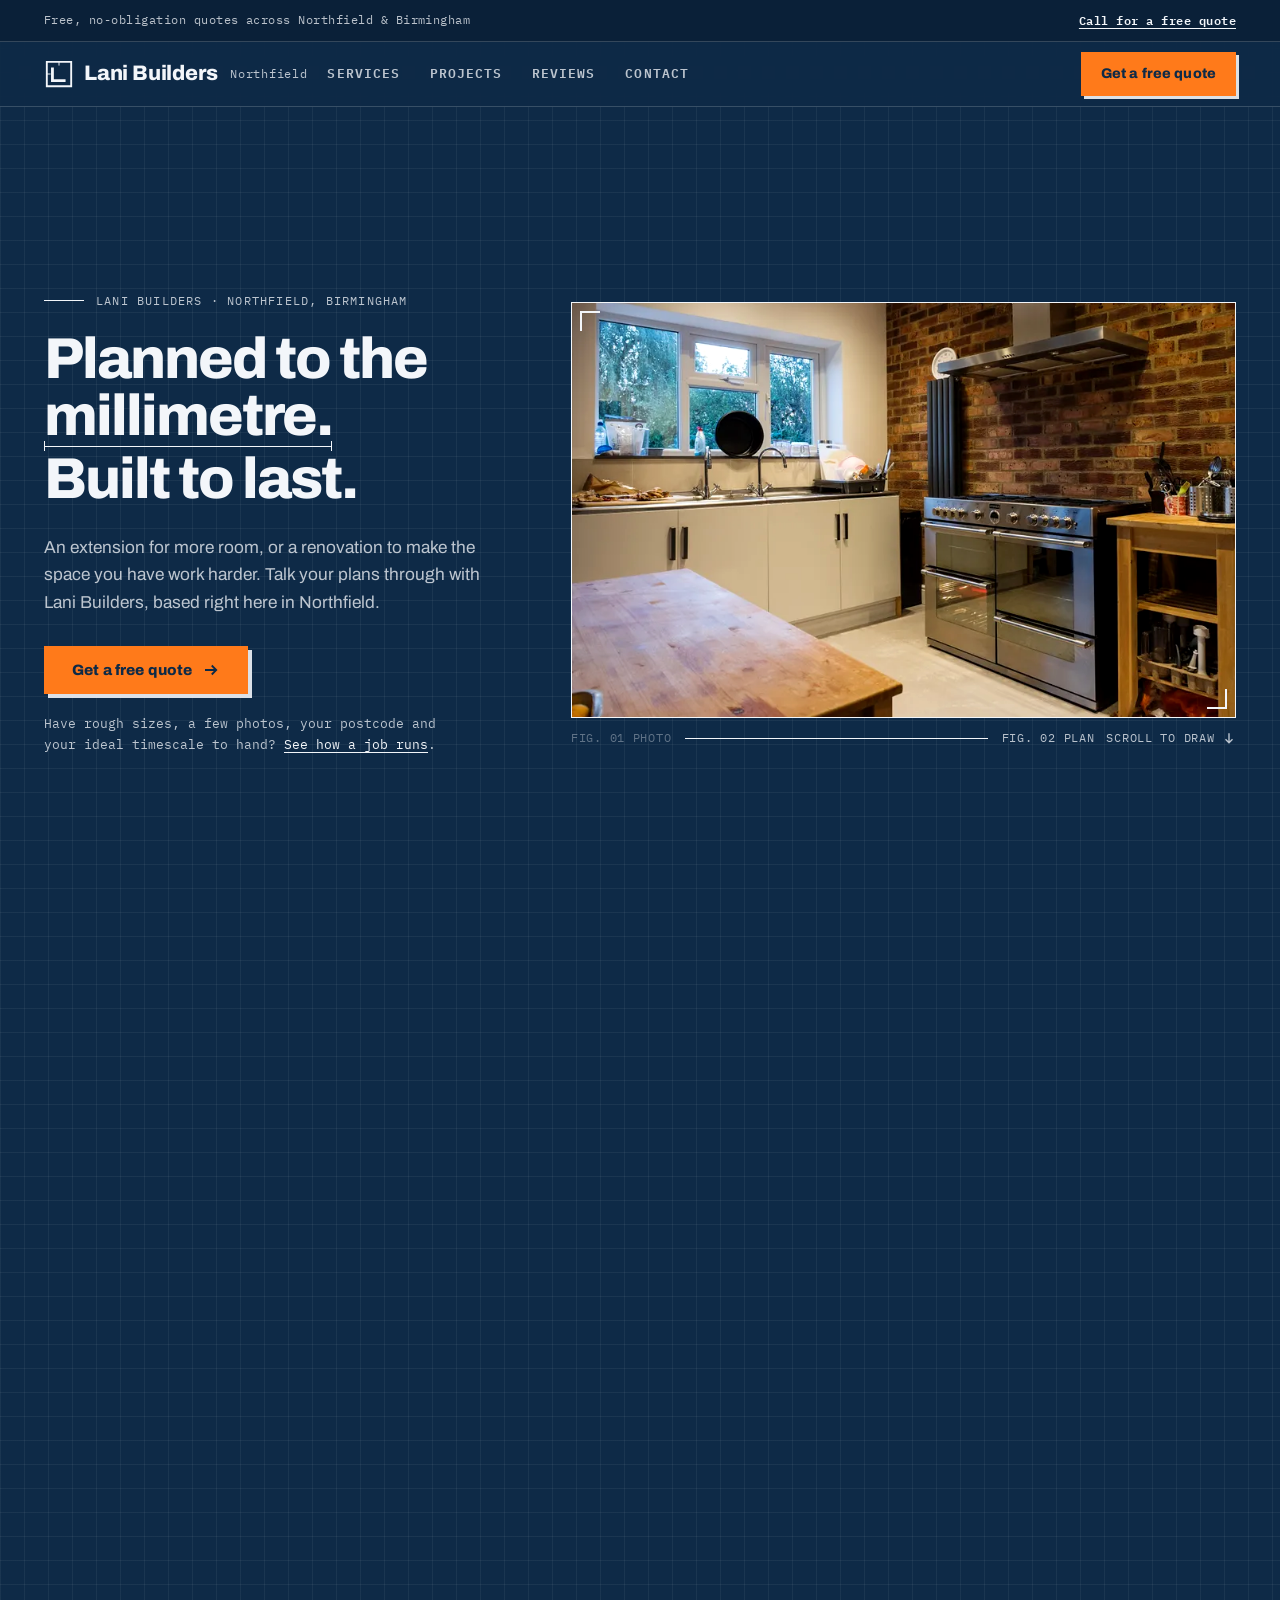
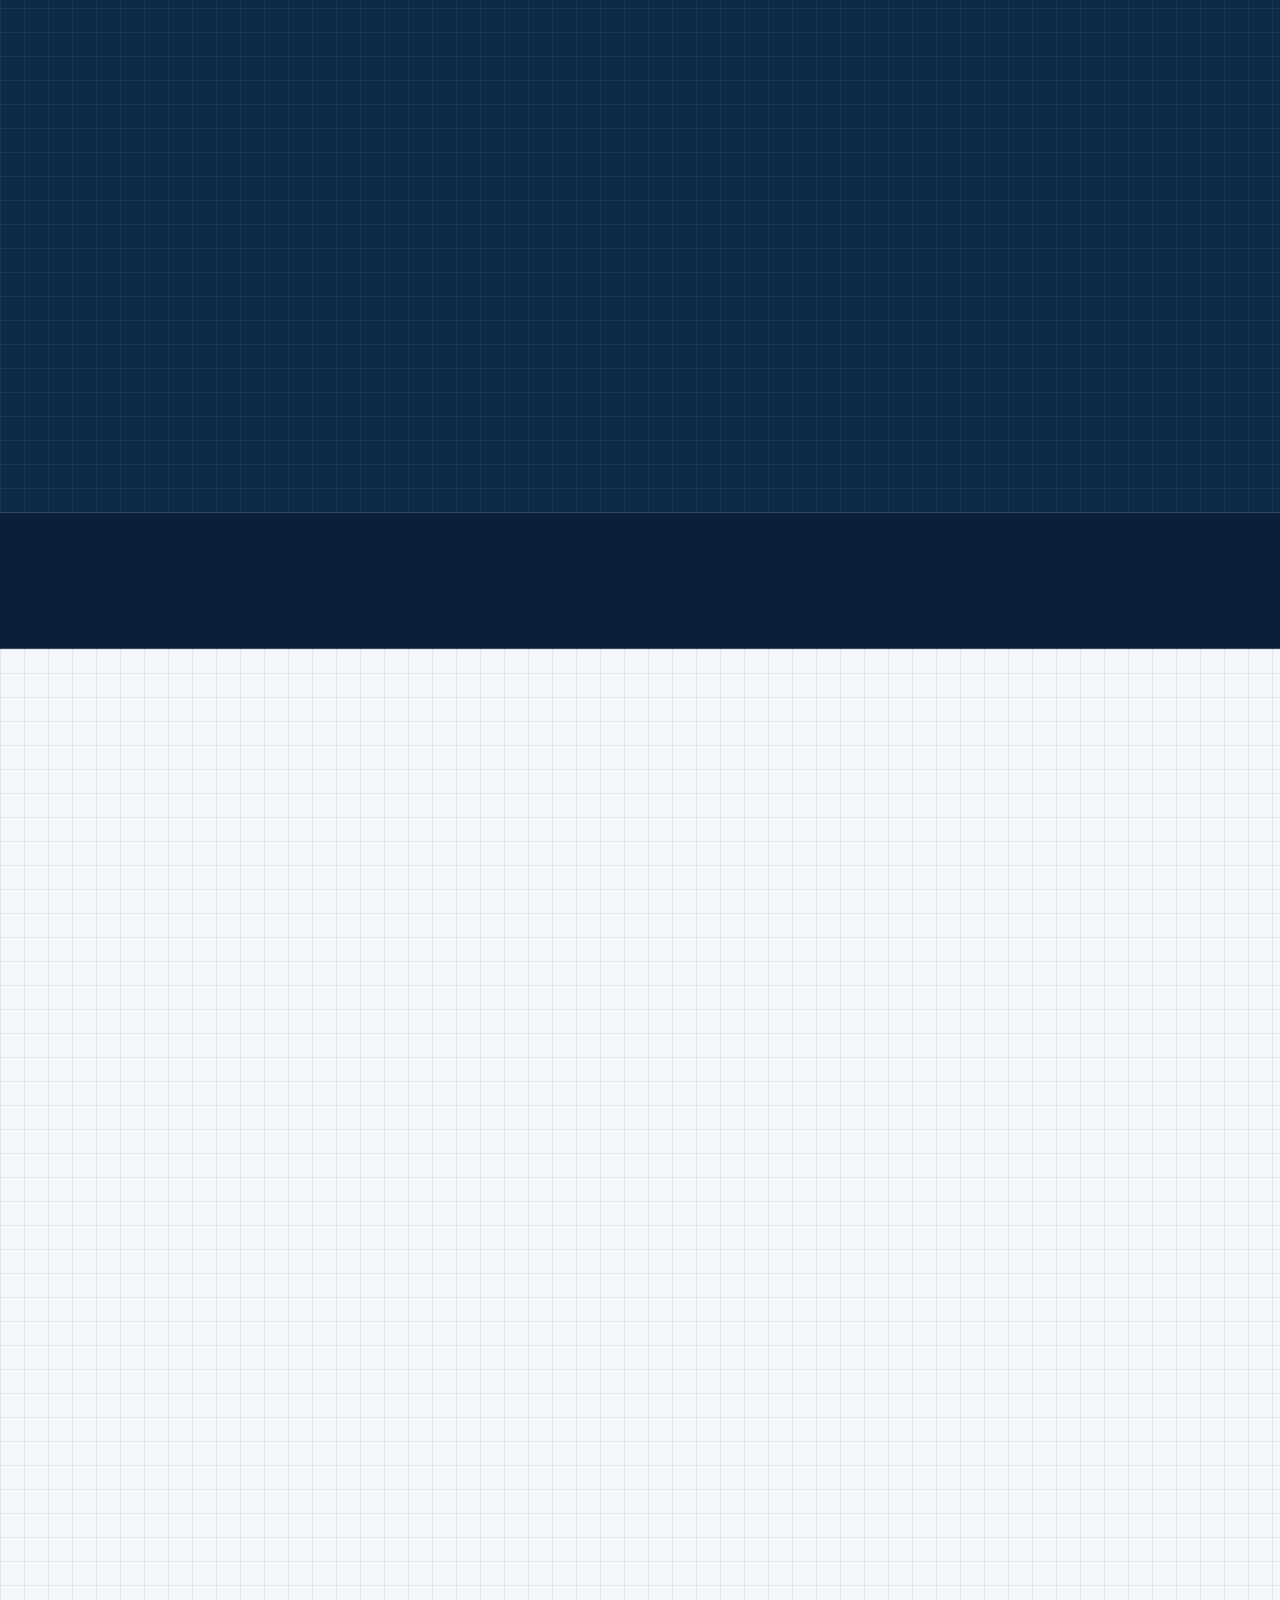
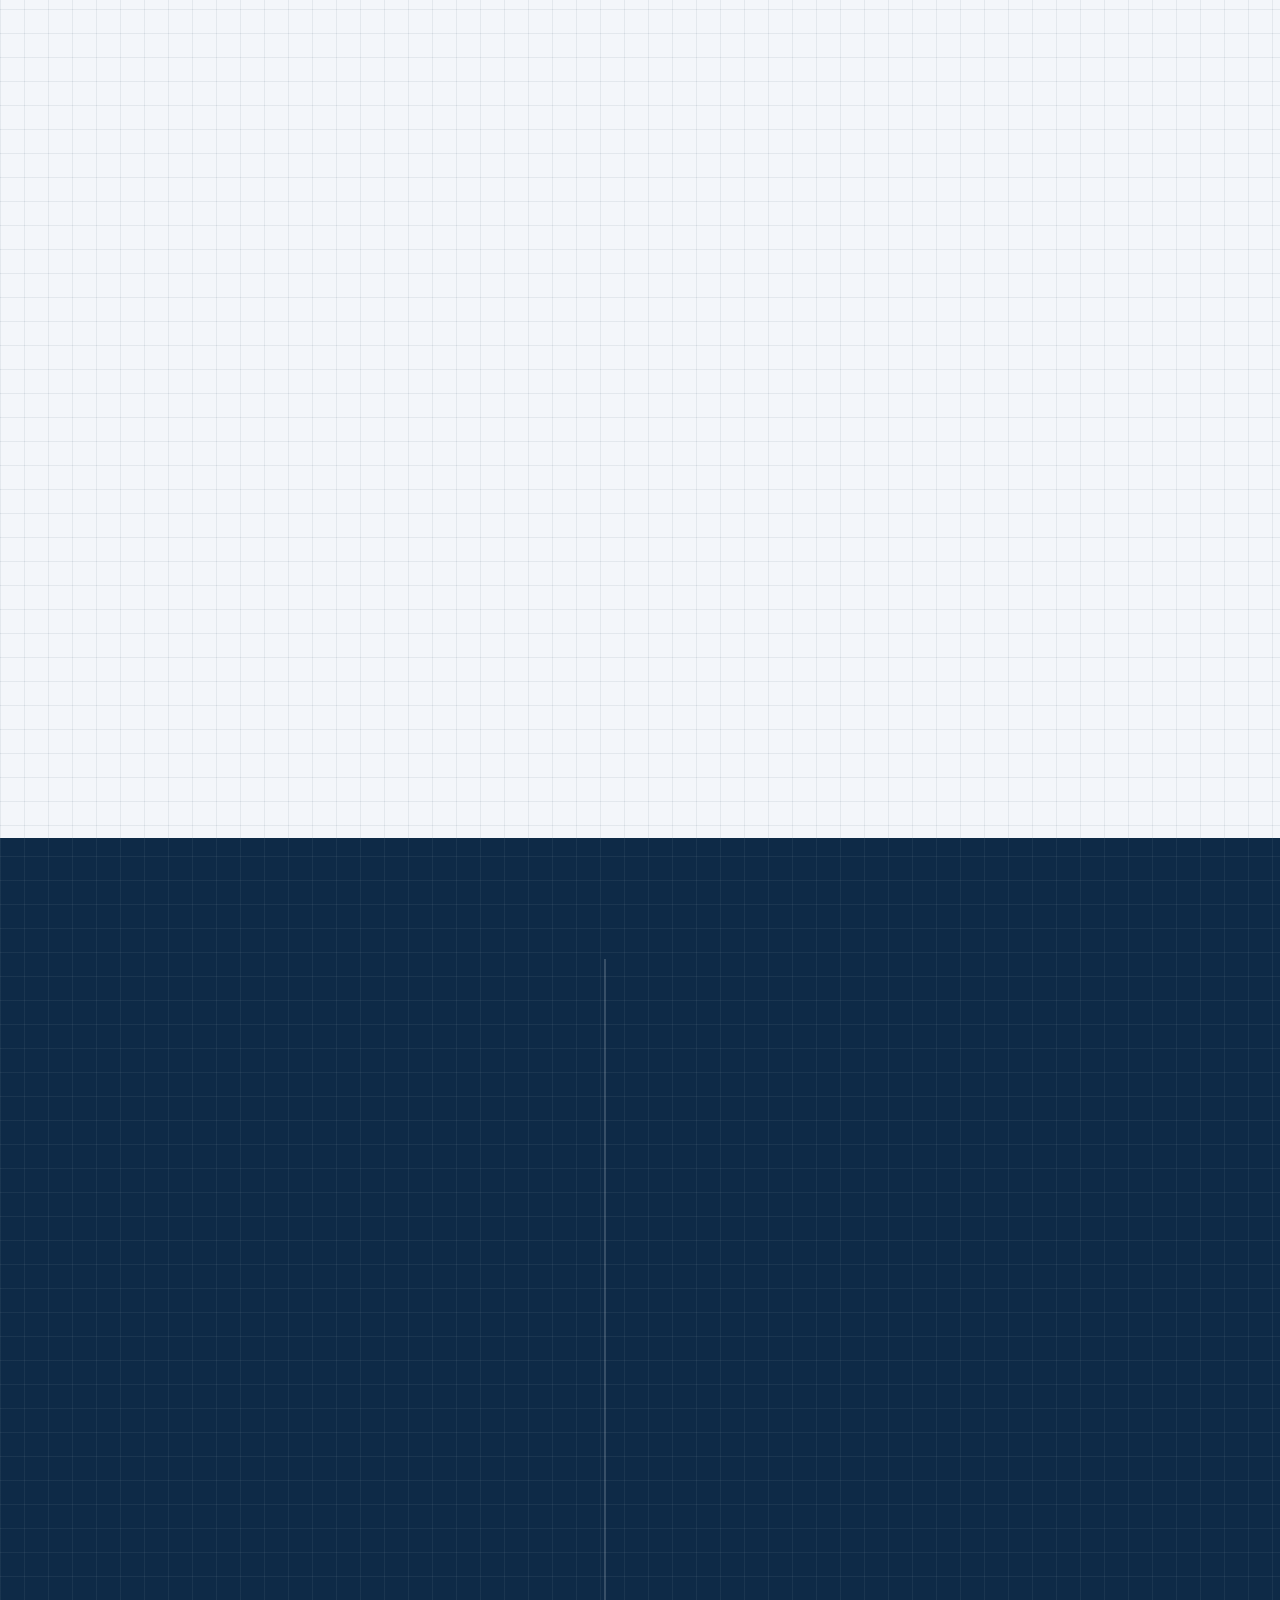
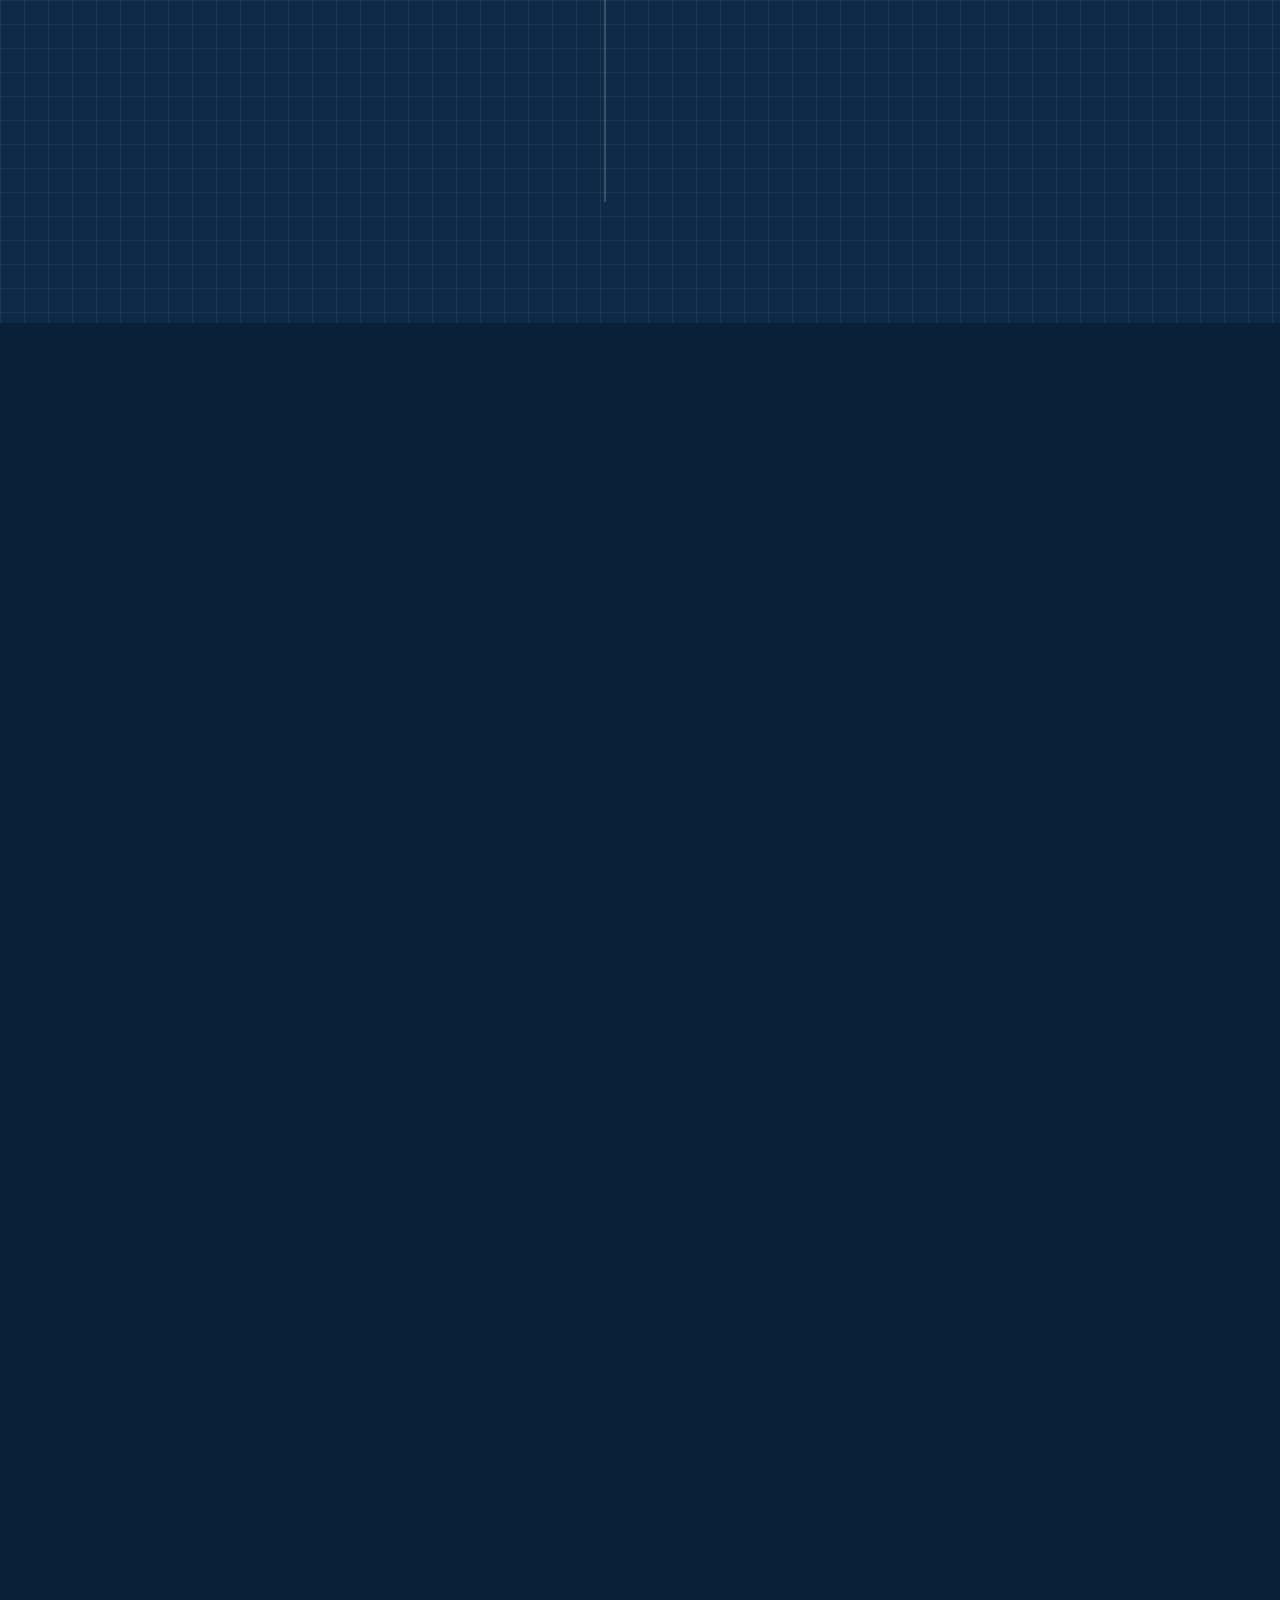
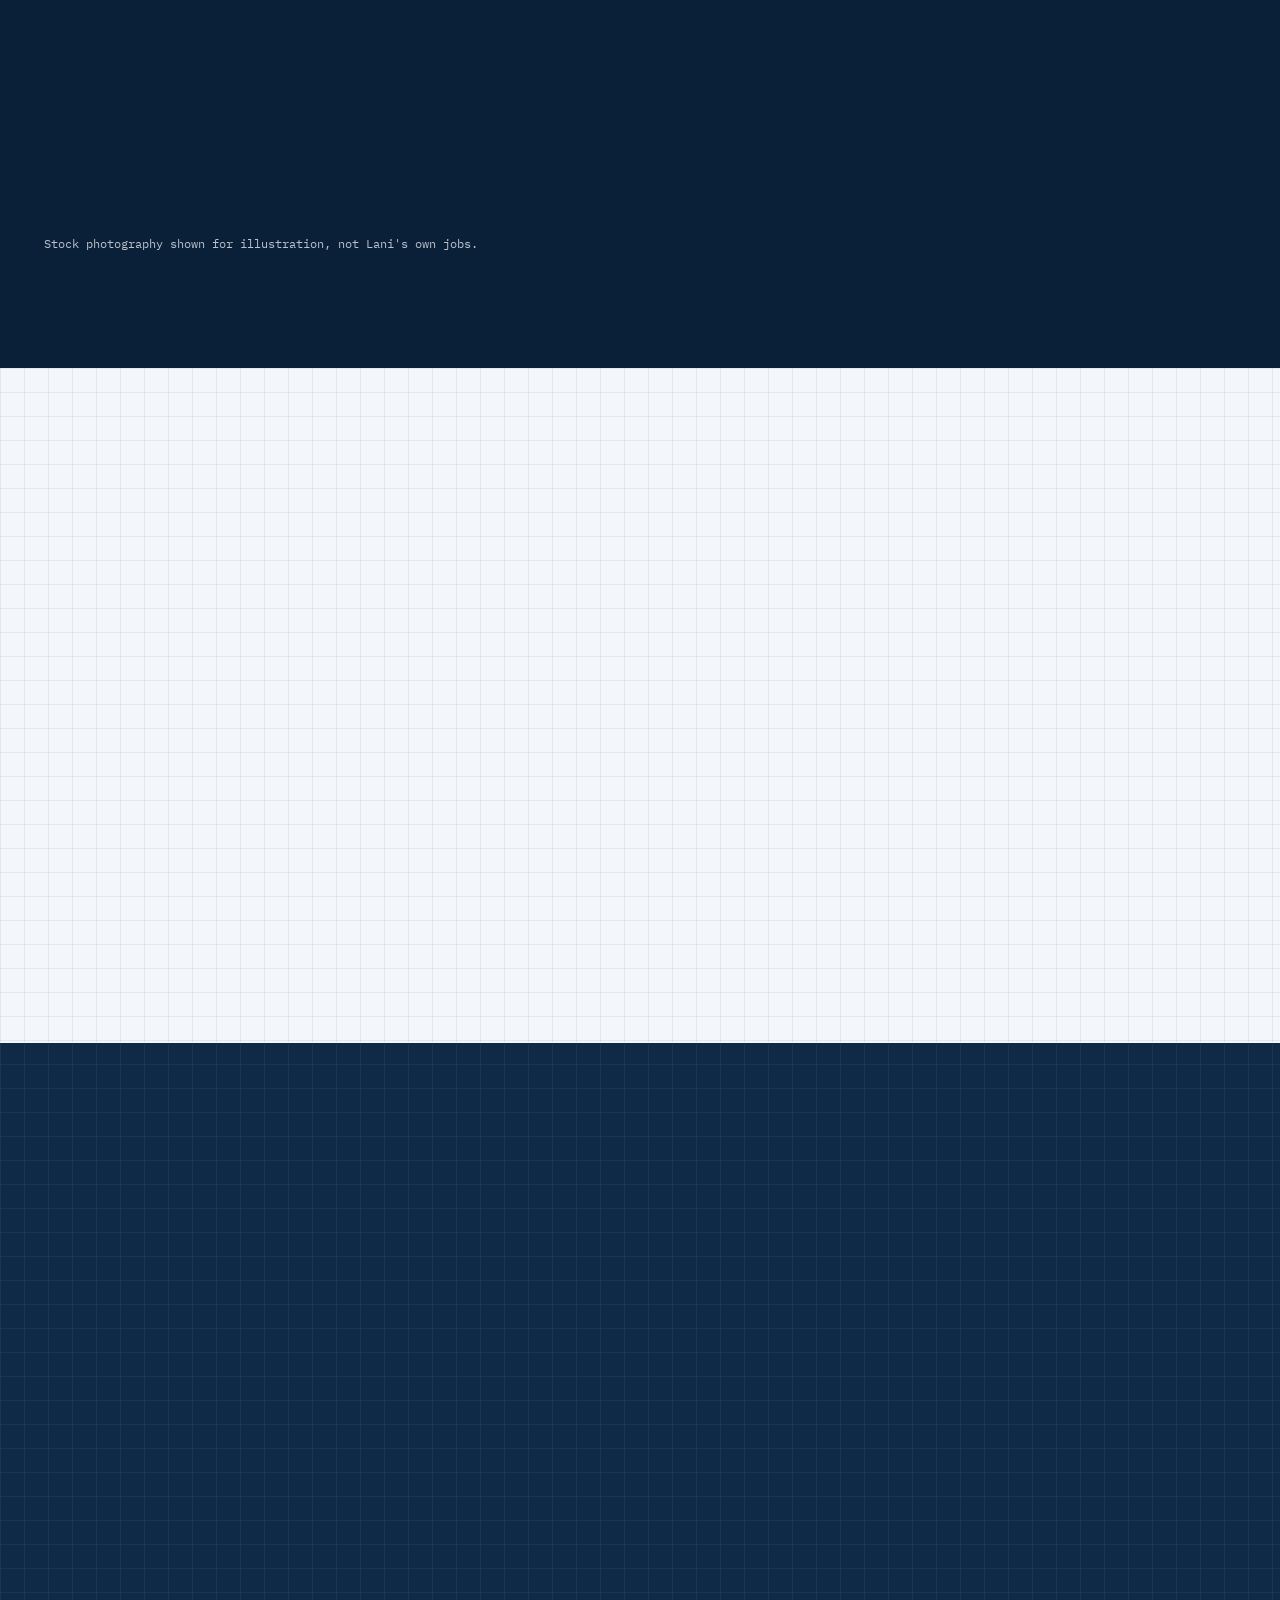
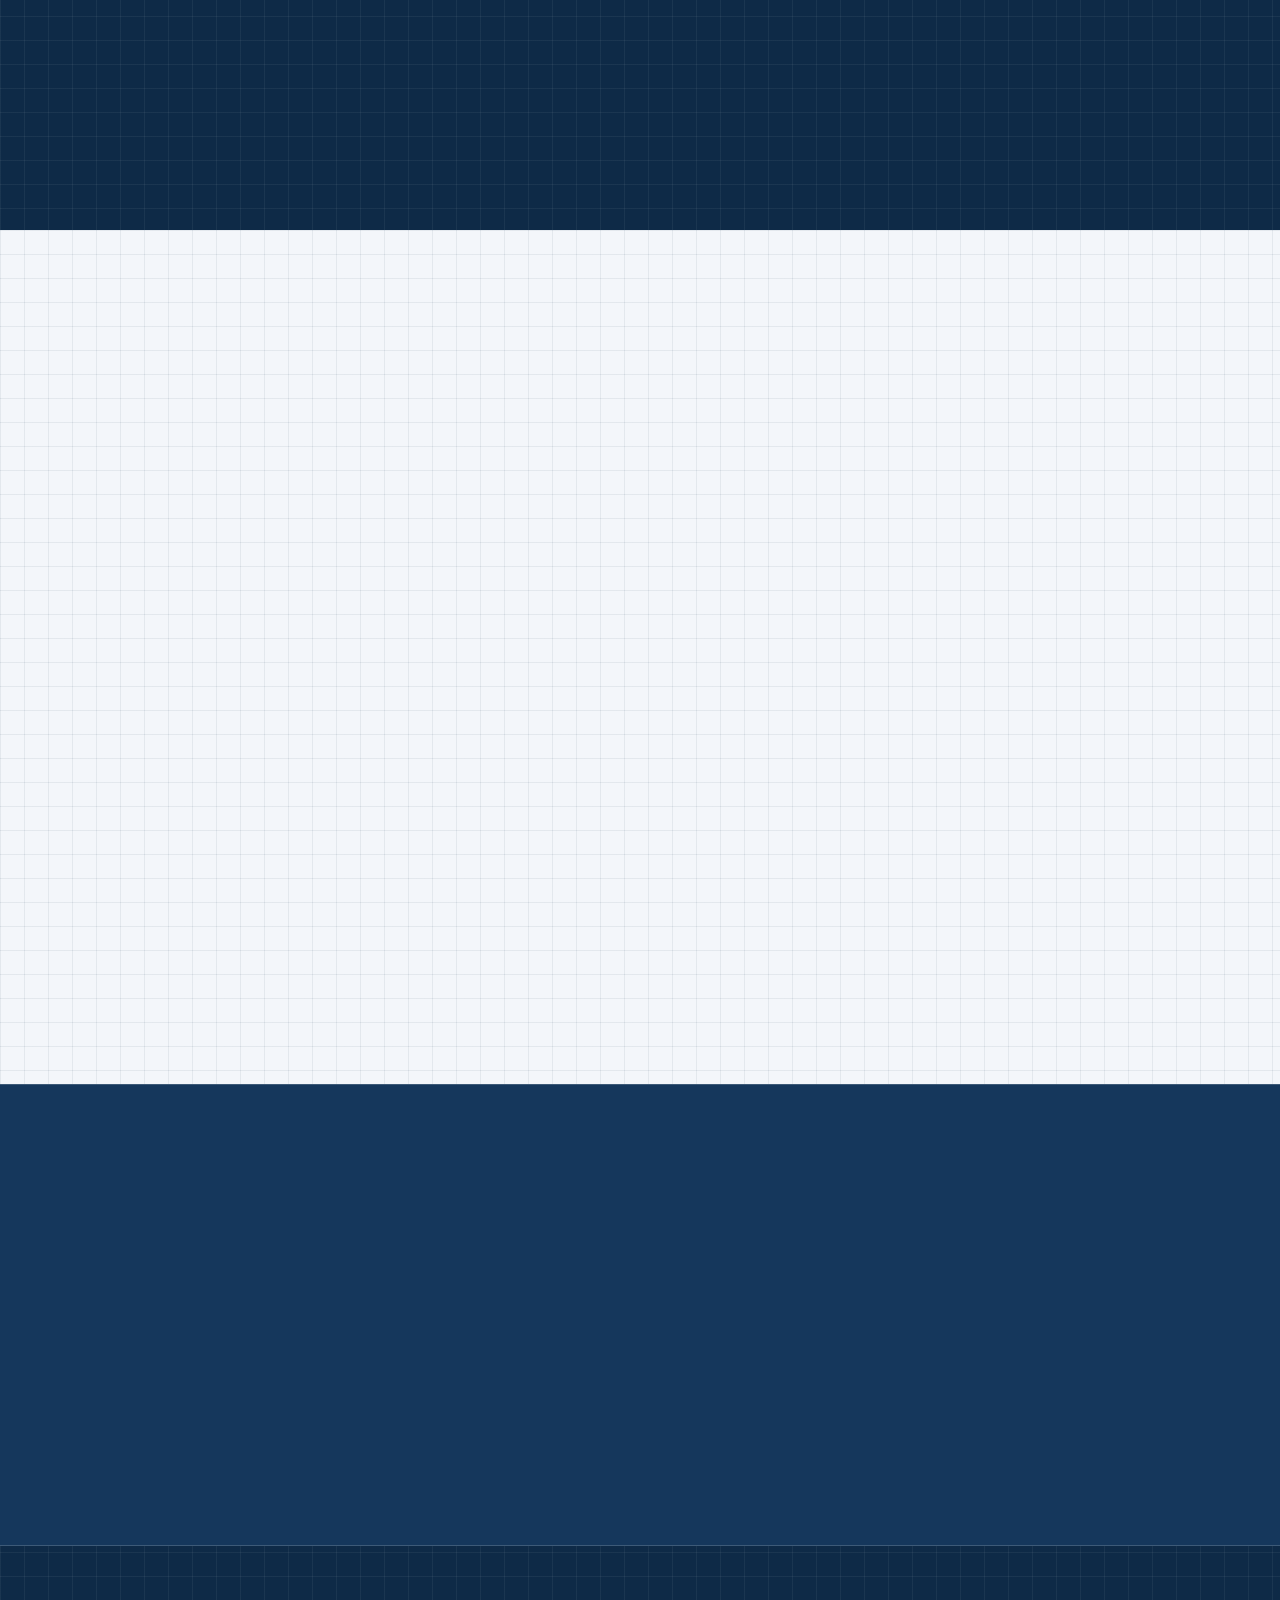
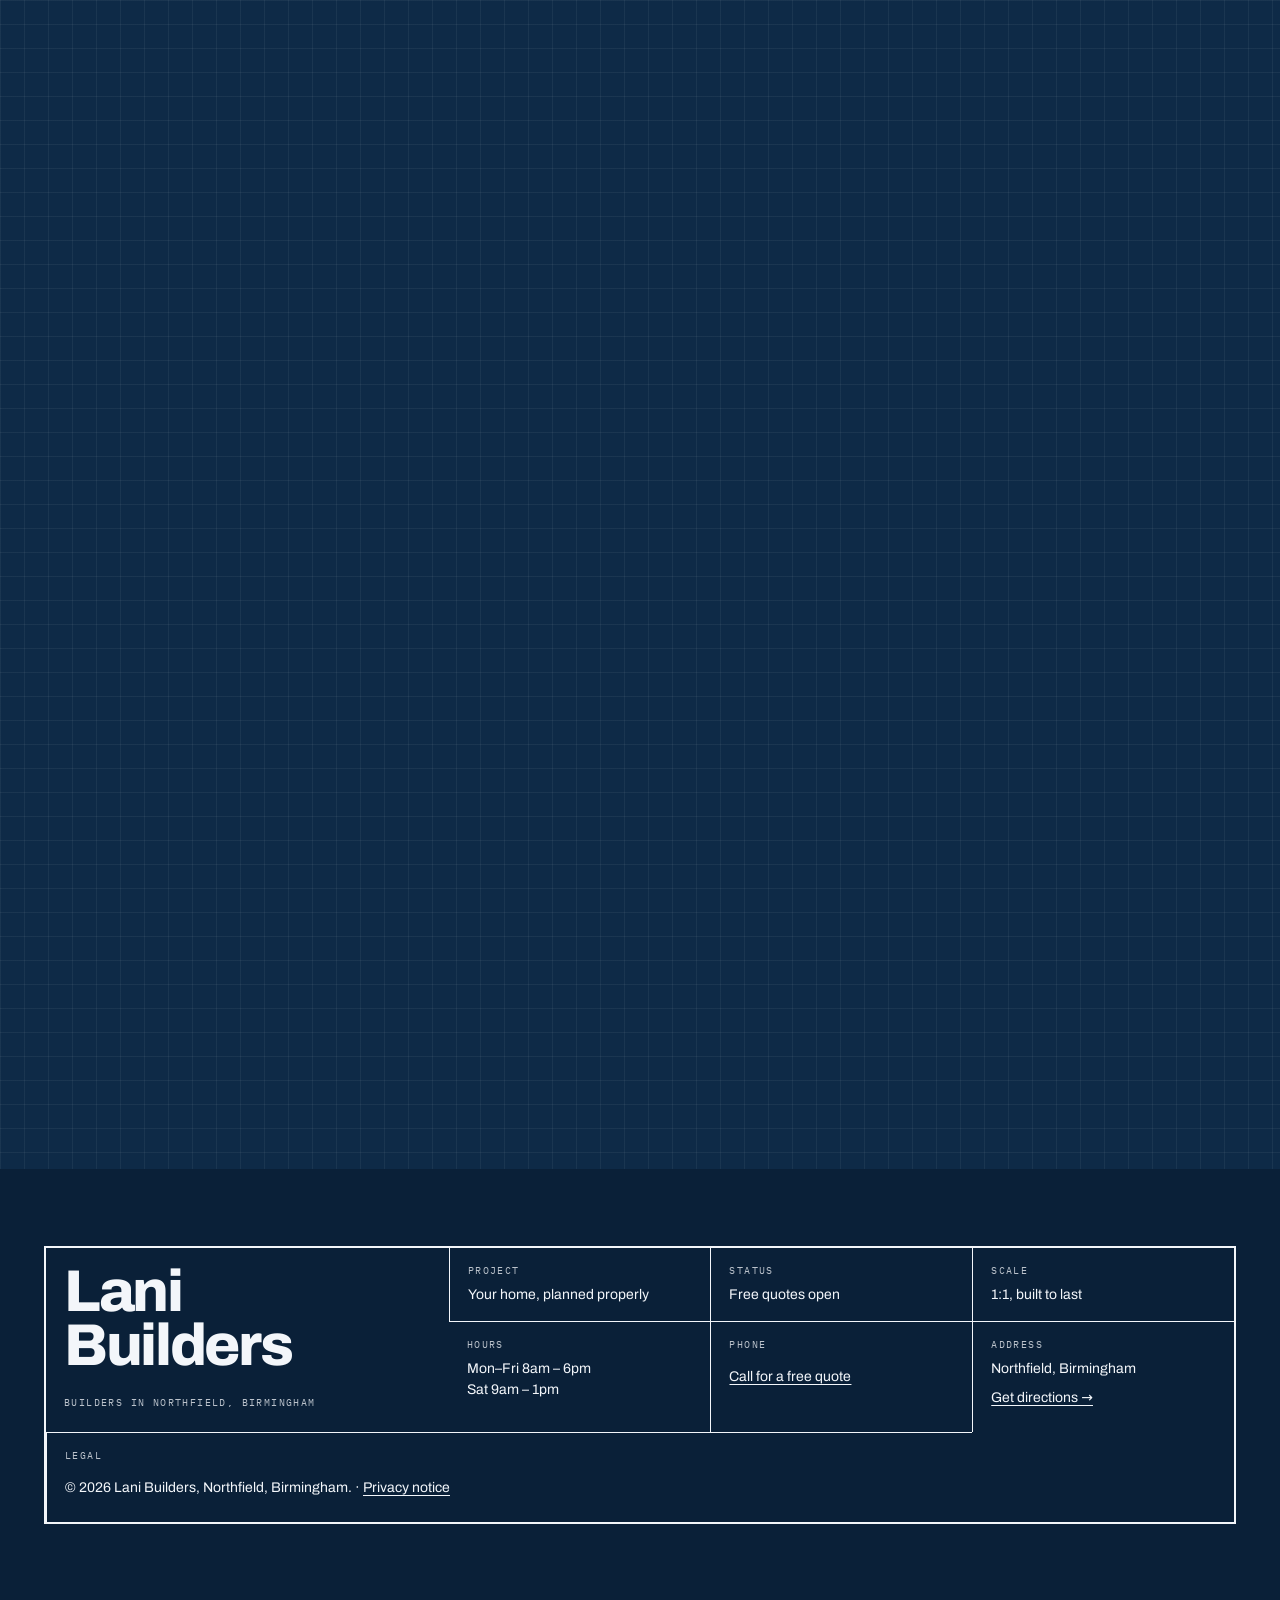
<file: index.html>
<!DOCTYPE html>
<html lang="en-GB">
<head>
<meta charset="UTF-8" />
<meta name="viewport" content="width=device-width, initial-scale=1" />
<meta http-equiv="Content-Security-Policy" content="default-src 'self'; script-src 'self' 'sha256-gAIMlo4uHwea7LDSu/hGhLXHg8Iu/WQoVQvXGVLwabA=' 'sha256-+jULJ8KeNwXJzPVvThwqqIGYkk8NwjUAeAfFrOoHn9g=' 'sha256-LslJjAwTLYe/gbFs+NTEhPzV19wC+UL5Pisopprvc70='; style-src 'self' 'sha256-Zh2z+Bbz3ORdY80h4hKg3CgWqYRyA8a0hA5WQsEZwbc='; img-src 'self' data:; font-src 'self'; frame-src https://maps.google.com https://www.google.com; connect-src 'self'; form-action 'self'; base-uri 'self'; object-src 'none'; upgrade-insecure-requests" />
<meta name="referrer" content="strict-origin-when-cross-origin" />
<script>if (window.top !== window.self) { try { window.top.location.replace(window.self.location.href); } catch (e) { document.documentElement.hidden = true; } }</script>
<title>Lani Builders | Builders in Northfield, Birmingham</title>
<meta name="description" content="Lani Builders: local builders in Northfield, Birmingham for extensions, renovations and general building work. Free, no-obligation quotes." />
<link rel="canonical" href="https://desolatemartial553.github.io/lani-builders/" />
<meta name="robots" content="index, follow" />
<meta name="theme-color" content="#0E2A47" />
<link rel="icon" href="data:image/svg+xml,%3Csvg xmlns='http://www.w3.org/2000/svg' viewBox='0 0 64 64'%3E%3Crect width='64' height='64' rx='12' fill='%230E2A47'/%3E%3Ctext x='32' y='45' font-family='Arial,sans-serif' font-size='38' font-weight='700' text-anchor='middle' fill='%23F3F6FA'%3EL%3C/text%3E%3C/svg%3E" />
<meta property="og:type" content="website" />
<meta property="og:site_name" content="Lani Builders" />
<meta property="og:locale" content="en_GB" />
<meta property="og:title" content="Lani Builders | Builders in Northfield, Birmingham" />
<meta property="og:description" content="Lani Builders: local builders in Northfield, Birmingham for extensions, renovations and general building work. Free, no-obligation quotes." />
<meta property="og:url" content="https://desolatemartial553.github.io/lani-builders/" />
<meta property="og:image" content="https://desolatemartial553.github.io/lani-builders/images/33257996-w1200-5596a7.jpg" />
<meta property="og:image:alt" content="Modern renovated kitchen" />
<meta name="twitter:card" content="summary_large_image" />
<meta name="twitter:title" content="Lani Builders | Builders in Northfield, Birmingham" />
<meta name="twitter:description" content="Lani Builders: local builders in Northfield, Birmingham for extensions, renovations and general building work. Free, no-obligation quotes." />
<meta name="twitter:image" content="https://desolatemartial553.github.io/lani-builders/images/33257996-w1200-5596a7.jpg" />
<script type="application/ld+json">
{
  "@context": "https://schema.org",
  "@type": "GeneralContractor",
  "name": "Lani Builders",
  "url": "https://desolatemartial553.github.io/lani-builders/",
  "image": "https://desolatemartial553.github.io/lani-builders/images/33257996-w1200-5596a7.jpg",
  "description": "Building and renovation firm in Northfield, Birmingham, offering extensions, renovations and general building work.",
  "address": {
    "@type": "PostalAddress",
    "addressLocality": "Northfield, Birmingham",
    "addressRegion": "West Midlands",
    "addressCountry": "GB"
  },
  "areaServed": [
    {
      "@type": "Place",
      "name": "Northfield"
    },
    {
      "@type": "Place",
      "name": "Longbridge"
    },
    {
      "@type": "Place",
      "name": "Bournville"
    },
    {
      "@type": "Place",
      "name": "Kings Norton"
    },
    {
      "@type": "Place",
      "name": "Birmingham"
    }
  ]
}
</script>
<link rel="preload" as="image" imagesrcset="images/33257996-w640-h400-6f8d70.webp 640w, images/33257996-w1000-h625-fda3b8.webp 1000w, images/33257996-w1300-h813-447e64.webp 1300w" imagesizes="(min-width:1320px) 760px, (min-width:821px) 56vw, 100vw" fetchpriority="high" />
<link rel="stylesheet" href="fonts/fonts.css" />
<style>
  @property --p{syntax:'<number>'; inherits:true; initial-value:1;}
  :root{
    --navy:#0E2A47; --navy-2:#0A2038; --navy-3:#15375C; --paper:#F3F6FA;
    --chalk:rgba(243,246,250,.18); --grid:rgba(243,246,250,.055);
    --dim:rgba(243,246,250,.76); --cta:#FF7A1A; --cta-h:#FF8F3D;
    --pdim:rgba(14,42,71,.76); --pline:rgba(14,42,71,.22);
    --display:'Archivo','Arial Black',system-ui,sans-serif; --mono:'IBM Plex Mono',ui-monospace,Menlo,monospace;
    --header-h:64px;
    --stage-h:clamp(560px,calc(100svh - var(--header-h)),880px);
    --run:clamp(520px,130vh,1200px);
    --ease:cubic-bezier(.2,.7,.2,1);
  }
  *{box-sizing:border-box; margin:0; padding:0;}
  html{scroll-padding-top:var(--header-h); -webkit-text-size-adjust:100%;}
  [id]{scroll-margin-top:var(--header-h);}
  body{font-family:var(--display); font-weight:400; background-color:var(--navy); color:var(--paper); line-height:1.6; overflow-x:hidden;
    background-image:linear-gradient(var(--grid) 1px,transparent 1px),linear-gradient(90deg,var(--grid) 1px,transparent 1px);
    background-size:24px 24px;}
  a{color:inherit;}
  img,svg{display:block; max-width:100%;}
  main:focus,section:focus{outline:none;}
  :focus-visible{outline:3px solid #fff; outline-offset:3px;}
  .paper :focus-visible,.cmp:focus-within{outline-color:var(--navy);}
  .skip-link{position:absolute; left:16px; top:-100px; z-index:100; background:#fff; color:var(--navy); font-weight:700; padding:12px 18px; text-decoration:none;}
  .skip-link:focus{top:12px;}
  .wrap{max-width:1240px; margin:0 auto; padding:0 24px;}
  .mono{font-family:var(--mono);}
  /* reveals: progressive enhancement, hidden only once JS has added .js */
  .js .rv{opacity:0; transform:translateY(26px); transition:opacity .7s var(--ease), transform .7s var(--ease);}
  .js .rv.in{opacity:1; transform:none;}
  .js .rv-l{opacity:0; transform:translateX(-48px); transition:opacity .8s var(--ease), transform .8s var(--ease);}
  .js .rv-l.in{opacity:1; transform:none;}
  .js .rv-r{opacity:0; transform:translateX(48px); transition:opacity .8s var(--ease), transform .8s var(--ease);}
  .js .rv-r.in{opacity:1; transform:none;}

  /* top strip + header */
  .topbar{background:var(--navy-2); border-bottom:1px solid var(--chalk); font:400 12px/1.4 var(--mono); letter-spacing:.04em; color:var(--dim);}
  .topbar__inner{display:flex; justify-content:space-between; align-items:center; gap:8px 24px; flex-wrap:wrap; padding-top:2px; padding-bottom:2px;}
  .topbar a{color:var(--paper); font-weight:600; text-decoration:underline; text-underline-offset:3px; display:inline-block; padding:10px 0;}
  header{position:sticky; top:0; z-index:30; background:rgba(14,42,71,.94); backdrop-filter:blur(8px); border-bottom:1px solid var(--chalk); transition:box-shadow .3s;}
  header.scrolled{box-shadow:0 10px 30px rgba(5,15,28,.5);}
  .header__inner{display:flex; align-items:center; justify-content:space-between; gap:20px; padding-top:10px; padding-bottom:10px; position:relative;}
  .brand{display:inline-flex; align-items:center; gap:10px; font-weight:800; font-size:21px; letter-spacing:-.01em; text-decoration:none; padding:4px 0;}
  .brand svg{width:30px; height:30px; flex:none;}
  .brand em{font-style:normal; font-family:var(--mono); font-weight:400; font-size:12px; color:var(--dim); letter-spacing:.06em; margin-left:2px;}
  nav ul{list-style:none; display:flex; gap:30px;}
  nav a{font:600 13px/1 var(--mono); letter-spacing:.08em; text-transform:uppercase; text-decoration:none; color:var(--dim); display:inline-block; padding:14px 0; position:relative;}
  nav a::after{content:""; position:absolute; left:0; right:0; bottom:8px; height:1px; background:var(--paper); transform:scaleX(0); transform-origin:left; transition:transform .25s var(--ease);}
  nav a:hover,nav a:focus-visible{color:#fff;}
  nav a:hover::after,nav a:focus-visible::after{transform:scaleX(1);}
  .header__cta{margin-left:auto;}
  .burger{display:none; flex-direction:column; justify-content:center; align-items:center; gap:5px; background:none; border:1px solid var(--chalk); cursor:pointer; width:44px; height:44px; padding:0;}
  .burger span{width:22px; height:2px; background:#fff; transition:transform .25s var(--ease), opacity .2s;}
  .burger[aria-expanded="true"] span:nth-child(1){transform:translateY(7px) rotate(45deg);}
  .burger[aria-expanded="true"] span:nth-child(2){opacity:0;}
  .burger[aria-expanded="true"] span:nth-child(3){transform:translateY(-7px) rotate(-45deg);}
  .mobile-menu{display:none; position:absolute; top:100%; left:0; right:0; background:var(--navy-2); border-bottom:1px solid var(--chalk); flex-direction:column; padding:8px 24px 16px;}
  .mobile-menu.open{display:flex;}
  .mobile-menu a{padding:14px 0; text-decoration:none; font:600 15px/1 var(--mono); letter-spacing:.08em; text-transform:uppercase; border-bottom:1px solid var(--chalk);}

  /* the single CTA colour */
  .btn{display:inline-flex; align-items:center; justify-content:center; gap:10px; min-height:48px; padding:13px 26px; font:800 15px/1 var(--display); letter-spacing:.01em; text-decoration:none; border:2px solid transparent; background:transparent; color:inherit; cursor:pointer; transition:transform .18s var(--ease), background .18s, box-shadow .18s;}
  .btn--cta{background:var(--cta); color:var(--navy); box-shadow:4px 4px 0 rgba(243,246,250,.9);}
  .btn--cta:hover{background:var(--cta-h);}
  .btn--cta:active{transform:translate(3px,3px); box-shadow:1px 1px 0 rgba(243,246,250,.9);}
  .btn--cta svg{width:18px; height:18px; transition:transform .2s var(--ease);}
  .btn--cta:hover svg{transform:translateX(4px);}
  .btn--sm{min-height:44px; padding:10px 18px; font-size:14px; box-shadow:3px 3px 0 rgba(243,246,250,.9);}
  .btn--line{border-color:var(--paper); color:var(--paper);}
  .btn--line:hover{background:rgba(243,246,250,.1);}
  .paper .btn--cta{box-shadow:4px 4px 0 var(--navy);}

  /* hero: scroll transformation, photo -> floor plan */
  .hero{position:relative;}
  .hero__stage{display:grid; grid-template-columns:minmax(0,5fr) minmax(0,7fr); grid-template-areas:"strip sheet" "h1 sheet" "lede sheet" "cta sheet" "note sheet"; grid-template-rows:repeat(5,auto); align-content:center; column-gap:clamp(28px,4vw,64px); max-width:1240px; margin:0 auto; padding:24px; min-height:var(--stage-h); overflow:hidden;}
  .hero__strip{grid-area:strip; font:400 12px/1.4 var(--mono); letter-spacing:.1em; text-transform:uppercase; color:var(--dim); display:flex; align-items:center; gap:12px; margin-bottom:22px;}
  .hero__strip::before{content:""; width:40px; height:1px; background:var(--paper); flex:none;}
  .hero h1{grid-area:h1; font-weight:800; font-size:clamp(42px,4.5vw,72px); line-height:.98; letter-spacing:-.035em; margin-bottom:26px;}
  .hero h1 .bt{display:block;}
  .hero h1 .mm{position:relative; display:inline-block; padding-bottom:.12em;}
  .hero h1 .mm::after{content:""; position:absolute; left:0; right:0; bottom:0; height:10px; border-left:1px solid var(--paper); border-right:1px solid var(--paper); background:linear-gradient(var(--paper),var(--paper)) center/100% 1px no-repeat; transform-origin:left; animation:ext 1.1s .5s var(--ease) both;}
  @keyframes ext{from{transform:scaleX(0);}}
  .hero__lede{grid-area:lede; max-width:470px; color:var(--dim); font-size:clamp(16px,1.35vw,19px); margin-bottom:30px;}
  .hero__cta{grid-area:cta;}
  .hero__note{grid-area:note; margin-top:20px; font:400 13px/1.6 var(--mono); color:var(--dim); max-width:430px;}
  .hero__note a{color:var(--paper); text-underline-offset:3px;}
  .sheet-fig{grid-area:sheet; grid-row:1 / -1; align-self:center; justify-self:end; width:100%; max-width:calc((var(--stage-h) - 110px)*1.6); position:relative; container-type:inline-size;}
  .hero__sheet{position:relative; aspect-ratio:8/5; width:100%; border:1px solid var(--paper); background:var(--navy-2); overflow:hidden; --p:1;}
  .hero__sheet::before,.hero__sheet::after{content:""; position:absolute; width:18px; height:18px; z-index:4; pointer-events:none;}
  .hero__sheet::before{left:8px; top:8px; border-left:2px solid var(--paper); border-top:2px solid var(--paper);}
  .hero__sheet::after{right:8px; bottom:8px; border-right:2px solid var(--paper); border-bottom:2px solid var(--paper);}
  .hero__photo{position:absolute; inset:0; width:100%; height:100%; object-fit:cover; opacity:calc(1 - clamp(0,(var(--p) - .08)/.62,1)*.9); filter:grayscale(calc(clamp(0,var(--p)/.7,1)*.9)) contrast(1.05);}
  .hero__tint{position:absolute; inset:0; background:var(--navy); opacity:calc(clamp(0,(var(--p) - .05)/.55,1)*.82);}
  .hero__grid24{position:absolute; inset:0; background-image:linear-gradient(var(--chalk) 1px,transparent 1px),linear-gradient(90deg,var(--chalk) 1px,transparent 1px); background-size:24px 24px; opacity:calc(clamp(0,(var(--p) - .1)/.4,1)); mask-image:radial-gradient(ellipse at center,#000 40%,transparent 95%); -webkit-mask-image:radial-gradient(ellipse at center,#000 40%,transparent 95%);}
  .plan{position:absolute; inset:0; width:100%; height:100%; z-index:2; color:var(--paper);}
  .plan *{fill:none; stroke:currentColor; stroke-width:2; stroke-linecap:butt; stroke-linejoin:miter;}
  .plan .thin{stroke-width:1;}
  .plan text{fill:currentColor; stroke:none; font:500 15px var(--mono); letter-spacing:.02em;}
  .plan .hd{stroke-dasharray:1 1; stroke-dashoffset:calc(1 - clamp(0,(var(--p) - var(--s))/var(--d),1));}
  .plan .t1{--s:.04; --d:.22;} .plan .t2{--s:.10; --d:.22;} .plan .t3{--s:.28; --d:.12;} .plan .t4{--s:.32; --d:.14;}
  .plan .t5{--s:.38; --d:.2;} .plan .t6{--s:.48; --d:.14;} .plan .t7{--s:.54; --d:.18;} .plan .t8{--s:.68; --d:.2;}
  .plan .dt{opacity:clamp(0,(var(--p) - .72)*6,1);}
  .plan--static .hd{stroke-dasharray:none; stroke-dashoffset:0;}
  .plan.plan--static .dt{opacity:1;}
  .xh{position:absolute; z-index:3; pointer-events:none; opacity:0; transition:opacity .2s; background:rgba(243,246,250,.55);}
  .xh--x{left:0; right:0; top:0; height:1px; transform:translateY(var(--my,0px));}
  .xh--y{top:0; bottom:0; left:0; width:1px; transform:translateX(var(--mx,0px));}
  .xh-read{position:absolute; z-index:3; left:0; top:0; transform:translate(calc(var(--mx,0px) + 10px),calc(var(--my,0px) + 10px)); font:500 11px/1 var(--mono); color:var(--paper); background:var(--navy-2); border:1px solid var(--chalk); padding:4px 6px; opacity:0; pointer-events:none; transition:opacity .2s; white-space:nowrap;}
  .hero__sheet.is-aim .xh,.hero__sheet.is-aim .xh-read{opacity:1;}
  .sheet-fig figcaption{display:flex; justify-content:space-between; align-items:center; gap:12px; margin-top:12px; font:400 12px/1.4 var(--mono); letter-spacing:.06em; text-transform:uppercase; color:var(--dim);}
  .readout{display:flex; align-items:center; gap:14px; flex:1; min-width:0;}
  .readout i{flex:1; height:1px; background:var(--chalk); position:relative; min-width:30px;}
  .readout i::after{content:""; position:absolute; left:0; top:-3px; height:7px; width:100%; background:linear-gradient(var(--paper),var(--paper)) left/calc(var(--p)*100%) 1px no-repeat; transform-origin:left;}
  .readout b{font-weight:500; opacity:.45; transition:opacity .3s;}
  .readout b.on{opacity:1;}
  .scrollhint{display:none; align-items:center; gap:8px;}
  /* pinned only with JS, on desktop, with motion allowed */
  @media (min-width:821px) and (max-height:1100px) and (prefers-reduced-motion:no-preference){
    .js .hero{height:calc(var(--stage-h) + var(--run));}
    .js .hero__stage{position:sticky; top:var(--header-h); height:var(--stage-h); min-height:0;}
    .js .scrollhint{display:inline-flex;}
    .js .scrollhint svg{animation:nudge 1.6s ease-in-out infinite;}
  }
  @keyframes nudge{50%{transform:translateY(4px);}}
  /* time-based draw where there is no scroll pin (mobile) */
  @media (max-width:820px) and (prefers-reduced-motion:no-preference){
    .js .hero__sheet{animation:drawp 3.4s .5s cubic-bezier(.45,.05,.3,1) both;}
  }
  @keyframes drawp{from{--p:0;} to{--p:.9;}}

  /* shared section scaffolding */
  section{padding:clamp(64px,9vw,128px) 24px;}
  .hero{padding:0;}
  .sec-head{max-width:760px; margin-bottom:clamp(36px,5vw,64px);}
  .sec-idx{display:flex; align-items:center; gap:12px; font:500 12px/1 var(--mono); letter-spacing:.12em; text-transform:uppercase; color:var(--dim); margin-bottom:18px;}
  .sec-idx::after{content:""; height:1px; width:56px; background:currentColor; opacity:.6; transform-origin:left;}
  .js .rv:not(.in) .sec-idx::after,.js .sec-idx.rv:not(.in)::after{transform:scaleX(0);}
  .sec-idx::after{transition:transform .9s .2s var(--ease);}
  .sec-head h2,.h2{font-weight:800; font-size:clamp(34px,5vw,66px); line-height:1; letter-spacing:-.03em; text-wrap:balance; margin-bottom:16px;}
  .sec-head p{color:var(--dim); font-size:clamp(16px,1.4vw,19px); max-width:560px;}
  .paper{background-color:var(--paper); color:var(--navy);
    background-image:linear-gradient(var(--pline) 1px,transparent 1px),linear-gradient(90deg,var(--pline) 1px,transparent 1px); background-size:24px 24px; background-blend-mode:normal;}
  .paper{background-image:linear-gradient(rgba(14,42,71,.07) 1px,transparent 1px),linear-gradient(90deg,rgba(14,42,71,.07) 1px,transparent 1px);}
  .paper .sec-idx,.paper .sec-head p{color:var(--pdim);}
  .deep{background-color:var(--navy-2);}

  /* services: numbered blueprint sheets */
  .sheets{list-style:none; display:grid; gap:clamp(20px,3vw,36px);}
  .sh{display:grid; grid-template-columns:minmax(80px,.7fr) minmax(0,3fr) minmax(0,2.2fr); gap:clamp(18px,3vw,44px); align-items:center; background:var(--paper); border:2px solid var(--navy); padding:clamp(20px,3vw,36px) clamp(20px,3vw,40px); position:relative; transition:transform .35s var(--ease), box-shadow .35s var(--ease);}
  .sh:nth-child(even){margin-left:clamp(0px,7vw,110px); grid-template-columns:minmax(80px,.7fr) minmax(0,3fr) minmax(0,2.2fr);}
  .sh:nth-child(odd){margin-right:clamp(0px,7vw,110px);}
  .sh__no{font:500 clamp(48px,7vw,104px)/.9 var(--mono); color:var(--navy); letter-spacing:-.06em;}
  .sh__no small{display:block; font-size:12px; letter-spacing:.1em; color:var(--pdim); margin-top:10px;}
  .sh h3{font-weight:800; font-size:clamp(26px,3vw,40px); line-height:1.05; letter-spacing:-.02em; margin-bottom:12px;}
  .sh p{color:var(--pdim); font-size:16px; max-width:52ch;}
  .sh .also{margin-top:16px; padding-top:14px; border-top:1px dashed var(--navy); display:grid; gap:4px;}
  .sh .also b{font:600 12px/1.4 var(--mono); letter-spacing:.08em; text-transform:uppercase;}
  .sh .also p{font-size:15px;}
  .sh__art{border:1px solid var(--pline); background:rgba(14,42,71,.04); aspect-ratio:8/5; color:var(--navy);}
  .sh__art svg{width:100%; height:100%;}
  .sh__art *{fill:none; stroke:currentColor; stroke-width:2; stroke-linejoin:miter;}
  .sh__art .thin{stroke-width:1;}
  .sh__art .dash{stroke-dasharray:6 5;}
  .sh__art text{fill:currentColor; stroke:none; font:500 11px var(--mono); letter-spacing:.06em;}
  .sh .sd{stroke-dasharray:1 1; stroke-dashoffset:0;}
  .js .sh:not(.in) .sd{stroke-dashoffset:1;}
  .js .sh .sd{transition:stroke-dashoffset 1.6s .25s var(--ease);}
  .js .sh .sd.s2{transition-delay:.6s;} .js .sh .sd.s3{transition-delay:.95s;}
  .js .sh__art text{transition:opacity .6s 1.5s;}
  .js .sh:not(.in) .sh__art text{opacity:0;}
  .sh__title{position:absolute; right:0; bottom:0; border-top:2px solid var(--navy); border-left:2px solid var(--navy); font:500 11px/1 var(--mono); letter-spacing:.1em; text-transform:uppercase; padding:7px 12px; background:var(--paper);}

  /* trust strip as specification block */
  .spec{padding:0 24px; background:var(--navy-2); border-top:1px solid var(--chalk); border-bottom:1px solid var(--chalk);}
  .spec__grid{display:grid; grid-template-columns:repeat(4,minmax(0,1fr)); max-width:1192px; margin:0 auto;}
  .spec__grid > div{padding:26px 24px; border-left:1px solid var(--chalk);}
  .spec__grid > div:first-child{border-left:0; padding-left:0;}
  .spec dt,.spec .k{font:500 11px/1.4 var(--mono); letter-spacing:.12em; text-transform:uppercase; color:var(--dim); margin-bottom:8px;}
  .spec .v{font-weight:800; font-size:clamp(22px,2.4vw,32px); line-height:1.1; letter-spacing:-.02em;}
  .spec p.s{color:var(--dim); font-size:14px; margin-top:4px;}

  /* process timeline */
  .proc{display:grid; grid-template-columns:minmax(0,5fr) minmax(0,7fr); gap:clamp(32px,6vw,96px); max-width:1192px; margin:0 auto;}
  .proc__head{align-self:start; position:sticky; top:calc(var(--header-h) + 40px);}
  .timeline{list-style:none; position:relative; --tp:1; padding-left:64px;}
  .timeline::before,.timeline::after{content:""; position:absolute; left:19px; top:6px; bottom:6px; width:2px;}
  .timeline::before{background:var(--chalk);}
  .timeline::after{background:var(--paper); transform-origin:top; transform:scaleY(var(--tp));}
  .timeline li{position:relative; padding:0 0 clamp(30px,4vw,48px);}
  .timeline li:last-child{padding-bottom:0;}
  .timeline .node{position:absolute; left:-64px; top:0; width:40px; height:40px; border:2px solid var(--paper); background:var(--navy); display:grid; place-items:center; font:600 13px/1 var(--mono); z-index:1; transition:background .3s, color .3s;}
  .timeline li.in .node{background:var(--paper); color:var(--navy);}
  .timeline li::before{content:""; position:absolute; left:-24px; top:19px; width:24px; height:1px; background:var(--paper); transform-origin:left;}
  .js .timeline li:not(.in)::before{transform:scaleX(0);}
  .timeline li::before{transition:transform .6s .1s var(--ease);}
  .timeline h3{font-weight:800; font-size:clamp(22px,2.4vw,30px); letter-spacing:-.02em; line-height:1.1; margin:6px 0 8px;}
  .timeline p{color:var(--dim); max-width:50ch;}

  /* projects: drawn vs built + gallery */
  .proj{max-width:1192px; margin:0 auto;}
  .cmp{position:relative; aspect-ratio:8/5; border:1px solid var(--paper); background:var(--navy-2); overflow:hidden; --pos:50%; user-select:none; -webkit-user-select:none; touch-action:pan-y;}
  .cmp__photo{position:absolute; inset:0; width:100%; height:100%; object-fit:cover;}
  .cmp__plan{position:absolute; inset:0; background-color:var(--navy); background-image:linear-gradient(var(--chalk) 1px,transparent 1px),linear-gradient(90deg,var(--chalk) 1px,transparent 1px); background-size:24px 24px; clip-path:inset(0 calc(100% - var(--pos)) 0 0);}
  .cmp__plan .plan{inset:0;}
  .cmp__line{position:absolute; top:0; bottom:0; left:var(--pos); width:2px; margin-left:-1px; background:#fff; pointer-events:none; z-index:3;}
  .cmp__line::after{content:"\2194"; position:absolute; top:50%; left:50%; transform:translate(-50%,-50%); width:48px; height:48px; display:grid; place-items:center; background:var(--navy); border:2px solid #fff; font:600 20px/1 var(--mono); color:#fff;}
  .cmp__lab{position:absolute; top:12px; z-index:4; font:500 11px/1 var(--mono); letter-spacing:.12em; text-transform:uppercase; background:var(--navy-2); color:var(--paper); border:1px solid var(--chalk); padding:6px 9px; pointer-events:none;}
  .cmp__lab--l{left:12px;} .cmp__lab--r{right:12px;}
  .cmp__range{position:absolute; inset:0; width:100%; height:100%; margin:0; opacity:0; cursor:ew-resize; -webkit-appearance:none; appearance:none; background:transparent; z-index:5;}
  .cmp__range::-webkit-slider-thumb{-webkit-appearance:none; width:56px; height:1000px; background:transparent; border:0;}
  .cmp__range::-moz-range-thumb{width:56px; height:1000px; background:transparent; border:0;}
  .cmp-wrap{display:grid; grid-template-columns:minmax(0,7fr) minmax(0,3fr); gap:clamp(20px,3vw,44px); align-items:center; margin-bottom:clamp(40px,6vw,80px);}
  .cmp-note{font:400 13px/1.6 var(--mono); color:var(--dim); border-left:1px solid var(--paper); padding-left:16px;}
  .cmp-note b{display:block; font-family:var(--display); font-weight:800; font-size:22px; line-height:1.15; color:var(--paper); margin-bottom:10px; letter-spacing:-.01em;}
  .gal{display:grid; grid-template-columns:repeat(12,minmax(0,1fr)); grid-auto-rows:clamp(170px,19vw,270px); gap:14px;}
  .gal figure{position:relative; overflow:hidden; border:1px solid var(--chalk); background:var(--navy-2);}
  .gal figure:nth-child(1){grid-column:1 / 8; grid-row:1 / 3;}
  .gal figure:nth-child(2){grid-column:8 / 13; grid-row:1;}
  .gal figure:nth-child(3){grid-column:8 / 13; grid-row:2;}
  .gal img{position:absolute; inset:0; width:100%; height:100%; object-fit:cover; transition:transform .8s var(--ease), filter .5s; filter:saturate(.85);}
  .gal figcaption{position:absolute; left:0; bottom:0; background:var(--navy); border-top:1px solid var(--paper); border-right:1px solid var(--paper); font:500 11px/1 var(--mono); letter-spacing:.1em; text-transform:uppercase; padding:9px 12px;}
  .gal-note{margin-top:14px; font:400 12px/1.5 var(--mono); color:var(--dim);}

  /* owner */
  .owner{max-width:1040px; margin:0 auto; display:grid; grid-template-columns:minmax(0,4fr) minmax(0,7fr); gap:clamp(24px,5vw,72px); align-items:center;}
  .owner__img{position:relative; border:2px solid var(--navy); background:var(--navy);}
  .owner__img img{width:100%; aspect-ratio:1; object-fit:cover; filter:grayscale(.35) contrast(1.05);}
  .owner__img::after{content:"FIG. 03"; position:absolute; right:-2px; bottom:-2px; background:var(--paper); border:2px solid var(--navy); font:500 11px/1 var(--mono); letter-spacing:.1em; padding:7px 10px;}
  .owner blockquote{font-weight:800; font-size:clamp(22px,2.7vw,36px); line-height:1.18; letter-spacing:-.02em; margin-bottom:20px; text-wrap:pretty;}
  .owner .who{font:500 13px/1.4 var(--mono); letter-spacing:.08em; text-transform:uppercase; color:var(--pdim);}

  /* reviews */
  .rev-flag{display:inline-block; font:500 12px/1.4 var(--mono); letter-spacing:.06em; border:1px dashed var(--paper); padding:6px 10px; margin-top:18px; color:var(--dim);}
  .revs{max-width:1192px; margin:0 auto; display:grid; grid-template-columns:repeat(3,minmax(0,1fr)); gap:clamp(18px,2.5vw,32px); align-items:start;}
  .rev{border:1px solid var(--paper); background:var(--navy); padding:26px 26px 22px; position:relative; transition:transform .3s var(--ease);}
  .rev:nth-child(2){margin-top:44px;} .rev:nth-child(3){margin-top:88px;}
  .rev .tag{position:absolute; top:-1px; right:-1px; font:500 10px/1 var(--mono); letter-spacing:.1em; text-transform:uppercase; background:var(--paper); color:var(--navy); padding:6px 9px;}
  .stars{font-size:15px; letter-spacing:3px; margin-bottom:14px;}
  .rev p{font-size:18px; line-height:1.4; font-weight:600; letter-spacing:-.005em; margin-bottom:18px;}
  .rev .who{font:500 12px/1.4 var(--mono); letter-spacing:.06em; text-transform:uppercase; color:var(--dim); display:flex; align-items:center; gap:10px;}
  .avatar{width:30px; height:30px; border:1px solid var(--paper); display:grid; place-items:center; font:600 12px/1 var(--mono); color:var(--paper);}

  /* faq */
  .faq{max-width:900px;}
  .faq details{border-top:1px solid var(--pline);}
  .faq details:last-child{border-bottom:1px solid var(--pline);}
  .faq summary{cursor:pointer; list-style:none; display:flex; align-items:center; justify-content:space-between; gap:20px; min-height:64px; padding:18px 4px; font-weight:800; font-size:clamp(18px,2vw,23px); letter-spacing:-.015em; line-height:1.2; transition:padding .25s var(--ease);}
  .faq summary::-webkit-details-marker{display:none;}
  .faq summary::after{content:""; flex:none; width:28px; height:28px; border:2px solid var(--navy); background:linear-gradient(var(--navy),var(--navy)) center/12px 2px no-repeat, linear-gradient(var(--navy),var(--navy)) center/2px 12px no-repeat; transition:transform .3s var(--ease), background-size .3s;}
  .faq details[open] summary::after{transform:rotate(180deg); background-size:12px 2px, 2px 0;}
  .faq summary:hover{padding-left:12px;}
  .faq p{padding:0 4px 24px; color:var(--pdim); max-width:62ch; animation:fadeIn .4s var(--ease);}
  @keyframes fadeIn{from{opacity:0; transform:translateY(-6px);}}

  /* quote cta + contact */
  .cta-big{border-top:1px solid var(--chalk); border-bottom:1px solid var(--chalk); background:var(--navy-3);}
  .cta-big__in{max-width:1192px; margin:0 auto; display:grid; grid-template-columns:minmax(0,8fr) minmax(0,4fr); gap:32px; align-items:center;}
  .cta-big h2{font-weight:800; font-size:clamp(38px,6.4vw,92px); line-height:.95; letter-spacing:-.04em; margin-bottom:16px;}
  .cta-big p{color:var(--dim); font-size:18px; max-width:46ch;}
  .cta-big .btn{justify-self:start;}
  .quote{max-width:1192px; margin:0 auto; display:grid; grid-template-columns:minmax(0,1fr) minmax(0,1fr); gap:clamp(20px,3vw,40px);}
  .panel{border:1px solid var(--paper); padding:clamp(22px,3vw,36px); background:rgba(10,32,56,.7);}
  .panel h3{font-weight:800; font-size:24px; letter-spacing:-.015em; margin-bottom:14px;}
  .quote-checklist{list-style:none; counter-reset:q; display:grid; gap:12px;}
  .quote-checklist li{counter-increment:q; display:grid; grid-template-columns:34px 1fr; gap:10px; color:var(--dim);}
  .quote-checklist li::before{content:counter(q,decimal-leading-zero); font:500 13px/1.7 var(--mono); color:var(--paper);}
  .quote-checklist strong{color:var(--paper);}
  .contact-note{margin-top:14px; color:var(--dim); font-size:14px;}
  .contact-note a{display:inline-block; padding:10px 0;}
  .panel .btn{margin-top:20px;}
  .panel p.pl{color:var(--dim);}
  .contact-grid{max-width:1192px; margin:clamp(28px,4vw,48px) auto 0; display:grid; grid-template-columns:minmax(0,7fr) minmax(0,5fr); gap:clamp(20px,3vw,40px);}
  .info{display:grid; gap:clamp(16px,2vw,24px); align-content:start;}
  .info .panel h3{display:flex; align-items:center; gap:10px;}
  .info svg{width:22px; height:22px; flex:none; stroke:var(--paper); fill:none; stroke-width:1.8;}
  .map-facade{position:relative; width:100%; height:100%; min-height:300px; overflow:hidden; background-color:var(--navy-2); border:1px solid var(--paper);
    background-image:linear-gradient(var(--chalk) 1px,transparent 1px),linear-gradient(90deg,var(--chalk) 1px,transparent 1px); background-size:24px 24px;}
  .map-facade__inner{position:absolute; inset:0; display:flex; flex-direction:column; align-items:center; justify-content:center; gap:10px; text-align:center; padding:20px;}
  .map-facade__inner strong{font-size:22px; font-weight:800;}
  .map-facade__inner span{color:var(--dim); font:400 13px/1.4 var(--mono);}
  .map-facade__inner a{color:var(--paper); font:600 13px/1 var(--mono); padding:10px 0; text-underline-offset:3px;}
  .map-facade iframe{position:absolute; inset:0; width:100%; height:100%; border:0; filter:invert(90%) hue-rotate(180deg);}
  .map-facade.is-loaded .map-facade__inner{inset:auto; bottom:10px; left:10px; right:auto; padding:6px 12px; background:rgba(10,32,56,.92); border:1px solid var(--chalk); flex-direction:row; z-index:2;}
  .map-facade.is-loaded .map-facade__inner strong,.map-facade.is-loaded .map-facade__inner span,.map-facade.is-loaded .map-facade__inner button{display:none;}

  /* footer: drawing title block */
  footer{padding:clamp(40px,6vw,80px) 24px 110px; background:var(--navy-2); font-size:14px;}
  .tb{max-width:1192px; margin:0 auto; border:2px solid var(--paper); display:grid; grid-template-columns:2fr 1.3fr 1.3fr 1.3fr;}
  .tb > div{padding:16px 18px; border-left:1px solid var(--paper); border-top:1px solid var(--paper);}
  .tb > div:nth-child(4n+1){border-left:0;}
  .tb > div:nth-child(-n+4){border-top:0;}
  .tb .k{font:500 10px/1.4 var(--mono); letter-spacing:.14em; text-transform:uppercase; color:var(--dim); margin-bottom:6px;}
  .tb .v{color:var(--paper); line-height:1.5;}
  .tb .big{grid-row:span 2; display:flex; flex-direction:column; justify-content:space-between; gap:20px;}
  .tb .big strong{font-weight:800; font-size:clamp(34px,4.6vw,64px); line-height:.92; letter-spacing:-.04em;}
  .tb a{color:var(--paper); text-underline-offset:3px; display:inline-block; padding:8px 0;}
  .tb .wide{grid-column:span 3;}

  .sticky-cta{position:fixed; bottom:0; left:0; right:0; background:var(--navy-2); border-top:1px solid var(--paper); padding:10px 14px calc(10px + env(safe-area-inset-bottom)); display:none; gap:10px; z-index:40;}
  .sticky-cta .btn{flex:1; white-space:nowrap; padding-left:10px; padding-right:10px;}
  .sticky-cta .btn--cta{flex:1.6;}

  /* mouse-only effects */
  @media (hover:hover) and (pointer:fine){
    .sh:hover{transform:translate(-4px,-4px); box-shadow:8px 8px 0 var(--navy);}
    .sh:hover .sh__no{transform:translateX(6px);}
    .sh__no{transition:transform .35s var(--ease);}
    .rev:hover{transform:translateY(-6px);}
    .gal figure:hover img{transform:scale(1.05); filter:saturate(1.05);}
    .hero__sheet{cursor:crosshair;}
  }

  @media(max-width:1020px){
    .proc,.cmp-wrap,.contact-grid,.cta-big__in,.owner,.quote{grid-template-columns:1fr;}
    .proc__head{position:static;}
    .revs{grid-template-columns:1fr; max-width:560px;}
    .rev:nth-child(n){margin-top:0;}
    .rev:nth-child(2){margin-left:28px;} .rev:nth-child(3){margin-left:56px;}
    .sh,.sh:nth-child(even){grid-template-columns:minmax(0,1fr) minmax(0,1.1fr); margin-left:0; margin-right:0;}
    .sh__no{grid-column:1 / -1; display:flex; align-items:baseline; gap:16px; font-size:56px;}
    .sh__no small{margin:0;}
    .owner__img{max-width:320px;}
    .tb{grid-template-columns:1fr 1fr;}
    .tb > div:nth-child(n){border-left:1px solid var(--paper); border-top:1px solid var(--paper);}
    .tb > div:nth-child(odd){border-left:0;}
    .tb .big{grid-column:1 / -1; grid-row:auto;}
    .tb .wide{grid-column:1 / -1;}
  }
  @media(max-width:820px){
    nav.main-nav,.header__cta{display:none;}
    .burger{display:flex;}
    .sticky-cta{display:flex;}
    .hero__stage{grid-template-columns:minmax(0,1fr); grid-template-areas:"strip" "h1" "sheet" "lede" "cta" "note"; padding:20px 16px 36px; min-height:0;}
    .hero__strip{margin-bottom:14px;}
    .hero h1{font-size:clamp(40px,11.4vw,64px); margin-bottom:22px;}
    .sheet-fig{grid-row:auto; margin:0 -16px 26px; max-width:none; width:auto; justify-self:stretch;}
    .hero__sheet{border-left:0; border-right:0;}
    .sheet-fig figcaption{padding:0 16px;}
    .hero__cta .btn{width:100%;}
    .plan text{font-size:21px;}
    .gal{grid-template-columns:1fr; grid-auto-rows:auto;}
    .gal figure:nth-child(n){grid-column:1; grid-row:auto; aspect-ratio:4/3;}
    .spec__grid{grid-template-columns:1fr 1fr;}
    .spec__grid > div:nth-child(odd){border-left:0; padding-left:0;}
    .spec__grid > div:nth-child(n+3){border-top:1px solid var(--chalk);}
    .cta-big .btn{width:100%;}
  }
  @media(max-width:600px){
    .sh,.sh:nth-child(even){grid-template-columns:1fr;}
    .sh__no{font-size:48px;}
    .sh__title{position:static; display:block; margin:8px -20px -20px; border-left:0; border-right:0; border-bottom:0;}
    .rev:nth-child(2){margin-left:14px;} .rev:nth-child(3){margin-left:28px;}
    .timeline{padding-left:56px;} .timeline .node{left:-56px; width:36px; height:36px;} .timeline::before,.timeline::after{left:17px;} .timeline li::before{left:-20px; top:17px; width:20px;}
    .quote,.contact-grid{gap:16px;}
    .tb{grid-template-columns:1fr;}
    .tb > div:nth-child(n){border-left:0;}
  }
  @media(max-width:480px){
    section{padding-left:16px; padding-right:16px;}
    .wrap{padding-left:16px; padding-right:16px;}
    .spec{padding:0 16px;}
    footer{padding-left:16px; padding-right:16px;}
    .mobile-menu{padding-left:16px; padding-right:16px;}
    .brand em{display:none;}
  }
  @media(min-width:821px){.mobile-menu,.mobile-menu.open{display:none;}}
  @media (prefers-reduced-motion: reduce){
    html{scroll-behavior:auto;}
    *,*::before,*::after{animation:none !important; transition:none !important; scroll-behavior:auto !important;}
    .js .rv,.js .rv-l,.js .rv-r{opacity:1; transform:none;}
    .js .sh:not(.in) .sd{stroke-dashoffset:0;}
    .js .sh:not(.in) .sh__art text{opacity:1;}
    .timeline{--tp:1;}
  }
</style>
</head>
<body>
<a class="skip-link" href="#main">Skip to content</a>

<div class="topbar">
  <div class="wrap topbar__inner">
    <p>Free, no-obligation quotes across Northfield &amp; Birmingham</p>
    <!-- PLACEHOLDER: owner-confirmed phone number needed -->
    <a href="tel:+441214960003">Call for a free quote</a>
    <!-- /PLACEHOLDER -->
  </div>
</div>

<header id="siteHeader">
  <div class="wrap header__inner">
    <a class="brand" href="#top" aria-label="Lani Builders, back to top">
      <svg viewBox="0 0 32 32" aria-hidden="true" fill="none" stroke="currentColor" stroke-width="2"><path d="M3 3H29V29H3Z"/><path d="M9 9V23H23" stroke-width="3"/><path d="M3 16H7M16 3V7" stroke-width="1"/></svg>
      <span>Lani Builders</span><em>Northfield</em>
    </a>
    <nav class="main-nav" aria-label="Main">
      <ul>
        <li><a href="#services">Services</a></li>
        <li><a href="#projects">Projects</a></li>
        <li><a href="#reviews">Reviews</a></li>
        <li><a href="#contact">Contact</a></li>
      </ul>
    </nav>
    <a class="btn btn--cta btn--sm header__cta" href="#contact">Get a free quote</a>
    <button class="burger" id="burgerBtn" type="button" aria-label="Menu" aria-expanded="false" aria-controls="mobileMenu"><span aria-hidden="true"></span><span aria-hidden="true"></span><span aria-hidden="true"></span></button>
    <div class="mobile-menu" id="mobileMenu" role="navigation" aria-label="Mobile">
      <a href="#services">Services</a>
      <a href="#projects">Projects</a>
      <a href="#reviews">Reviews</a>
      <a href="#contact">Contact</a>
    </div>
  </div>
</header>

<main id="main" tabindex="-1">

<section class="hero" id="top" aria-label="Lani Builders, builders in Northfield, Birmingham">
  <div class="hero__stage">
    <p class="hero__strip">Lani Builders &middot; Northfield, Birmingham</p>
    <h1>Planned to the <span class="mm">millimetre.</span> <span class="bt">Built to last.</span></h1>
    <p class="hero__lede">An extension for more room, or a renovation to make the space you have work harder. Talk your plans through with Lani Builders, based right here in Northfield.</p>
    <div class="hero__cta"><a href="#contact" class="btn btn--cta">Get a free quote <svg viewBox="0 0 24 24" fill="none" stroke="currentColor" stroke-width="2.4" aria-hidden="true"><path d="M4 12H19M13 6L19 12L13 18"/></svg></a></div>
    <p class="hero__note">Have rough sizes, a few photos, your postcode and your ideal timescale to hand? <a href="#process">See how a job runs</a>.</p>

    <figure class="sheet-fig">
      <div class="hero__sheet" id="heroSheet" role="img" aria-label="A modern renovated kitchen that turns into a measured floor plan of the same room as you scroll">
        <picture>
          <source media="(max-width:820px)" srcset="images/33257996-w640-h400-6f8d70.webp 640w, images/33257996-w1000-h625-fda3b8.webp 1000w" sizes="100vw" />
          <img class="hero__photo" src="images/33257996-w1000-h625-fda3b8.webp" srcset="images/33257996-w640-h400-6f8d70.webp 640w, images/33257996-w1000-h625-fda3b8.webp 1000w, images/33257996-w1300-h813-447e64.webp 1300w" sizes="(min-width:1320px) 760px, (min-width:821px) 56vw, 100vw" width="1300" height="813" alt="" fetchpriority="high" decoding="async" />
        </picture>
        <div class="hero__tint"></div>
        <div class="hero__grid24"></div>
        <svg class="plan " viewBox="0 0 640 400" aria-hidden="true" preserveAspectRatio="xMidYMid slice"><path class="hd t1 " pathLength="1" d="M100 24H540V344H100Z"/><path class="hd t2 " pathLength="1" d="M110 34H530V334H110Z"/><path class="hd t3 thin" pathLength="1" d="M250 24H390M250 29H390M250 34H390"/><path class="hd t4 thin" pathLength="1" d="M140 334V264A70 70 0 0 1 210 334"/><path class="hd t5 " pathLength="1" d="M110 34H156V234H110Z"/><path class="hd t5 " pathLength="1" d="M156 34H206V84H156Z"/><path class="hd t6 thin" pathLength="1" d="M118 84H148V144H118Z"/><circle class="hd t6 thin" pathLength="1" cx="126" cy="168" r="5"/><circle class="hd t6 thin" pathLength="1" cx="142" cy="168" r="5"/><circle class="hd t6 thin" pathLength="1" cx="126" cy="190" r="5"/><circle class="hd t6 thin" pathLength="1" cx="142" cy="190" r="5"/><circle class="hd t6 thin" pathLength="1" cx="133" cy="98" r="3"/><path class="hd t7 " pathLength="1" d="M270 190H430V260H270Z"/><circle class="hd t7 thin" pathLength="1" cx="300" cy="282" r="11"/><circle class="hd t7 thin" pathLength="1" cx="350" cy="282" r="11"/><circle class="hd t7 thin" pathLength="1" cx="400" cy="282" r="11"/><path class="hd t8 thin" pathLength="1" d="M100 366H540M100 358V374M540 358V374M110 362L100 366L110 370M530 362L540 366L530 370"/><path class="hd t8 thin" pathLength="1" d="M72 24V344M64 24H80M64 344H80M68 34L72 24L76 34M68 334L72 344L76 334"/><path class="hd t8 thin" pathLength="1" d="M270 176H430M270 170V182M430 170V182M280 172L270 176L280 180M420 172L430 176L420 180"/><path class="hd t8 thin" pathLength="1" d="M250 56H390M250 50V62M390 50V62M260 52L250 56L260 60M380 52L390 56L380 60"/><g class="dt"><text x="320" y="388" text-anchor="middle">4.2 m</text><text x="46" y="184" text-anchor="middle" transform="rotate(-90 46 184)">3.0 m</text><text x="350" y="166" text-anchor="middle">1.6 m</text><text x="320" y="46" text-anchor="middle">1.4 m</text></g></svg>
        <i class="xh xh--x"></i><i class="xh xh--y"></i><span class="xh-read" id="xhRead">X 0000 / Y 0000</span>
      </div>
      <figcaption>
        <span class="readout" aria-hidden="true"><b id="rdPhoto" class="on">Fig. 01 Photo</b><i></i><b id="rdPlan">Fig. 02 Plan</b></span>
        <span class="scrollhint" aria-hidden="true">Scroll to draw <svg width="14" height="14" viewBox="0 0 24 24" fill="none" stroke="currentColor" stroke-width="2.4"><path d="M12 4V20M6 14L12 20L18 14"/></svg></span>
      </figcaption>
    </figure>
  </div>
</section>

<section class="spec" aria-label="Why choose Lani Builders">
  <div class="spec__grid">
    <!-- PLACEHOLDER: add real trade accreditations (e.g. FMB, TrustMark) here if held; free-quote tile used meanwhile -->
    <div class="rv"><p class="k">Quotes</p><p class="v">Free quotes</p><p class="s">No-obligation site visit</p></div>
    <!-- /PLACEHOLDER -->
    <!-- PLACEHOLDER: confirm insurance cover and evidence -->
    <div class="rv"><p class="k">Cover</p><p class="v">Fully insured</p><p class="s">Public liability cover</p></div>
    <!-- /PLACEHOLDER -->
    <!-- PLACEHOLDER: confirm workmanship guarantee terms and duration -->
    <div class="rv"><p class="k">Workmanship</p><p class="v">Guaranteed</p><p class="s">Workmanship guarantee</p></div>
    <!-- /PLACEHOLDER -->
    <!-- PLACEHOLDER: confirm years in business -->
    <div class="rv"><p class="k">Experience</p><p class="v">12+</p><p class="s">Years in business</p></div>
    <!-- /PLACEHOLDER -->
  </div>
</section>

<section id="services" class="paper">
  <div class="wrap">
    <div class="sec-head rv">
      <p class="sec-idx">01 / Services</p>
      <h2>Room to grow. Space to rethink.</h2>
      <p>From a cracked lintel to a full extension.</p>
    </div>
    <!-- PLACEHOLDER: confirm service list -->
    <ol class="sheets">
      <li class="sh rv-l">
        <div class="sh__no">01<small>of 04</small></div>
        <div>
          <h3>Extensions</h3>
          <p>Single or double-storey &mdash; Lani walks the plan through with you on-site, not off a generic template.</p>
          <div class="also"><b>Also on this sheet: Loft conversions</b><p>Dead space upstairs turned into a proper bedroom or home office, with the stairs and insulation planned in from the start.</p></div>
        </div>
        <div class="sh__art" aria-hidden="true">
          <svg viewBox="0 0 240 150"><path class="sd" pathLength="1" d="M20 120V62L70 30L120 62V120Z"/><path class="sd s2" pathLength="1" d="M120 120V82H206V120"/><path class="sd s2 dash" pathLength="1" d="M114 82L163 60L212 82"/><path class="sd s3 thin" pathLength="1" d="M10 120H232M44 120V92H62V120M150 120V98H180V120"/><path class="thin" d="M120 134H206M126 130L120 134L126 138M200 130L206 134L200 138"/><text x="163" y="146" text-anchor="middle">NEW</text></svg>
        </div>
        <span class="sh__title">Sheet 01 / Extensions</span>
      </li>
      <li class="sh rv-r">
        <div class="sh__no">02<small>of 04</small></div>
        <div>
          <h3>Renovations</h3>
          <p>The unglamorous jobs &mdash; a cracked lintel, a dodgy wall &mdash; fixed properly instead of papered over.</p>
          <div class="also"><b>Also on this sheet: Driveways &amp; patios</b><p>Block paving laid to actually drain &mdash; no puddle by the back door every time it rains.</p></div>
        </div>
        <div class="sh__art" aria-hidden="true">
          <svg viewBox="0 0 240 150"><path class="sd" pathLength="1" d="M30 24H210V126H30Z"/><path class="sd s2" pathLength="1" d="M90 126V62H150V126"/><path class="sd s2" pathLength="1" d="M80 62H160V52H80Z"/><path class="sd s3 thin" pathLength="1" d="M30 38H210M30 50H80M160 50H210M30 62H90M150 62H210M30 76H90M150 76H210M30 90H90M150 90H210M30 104H90M150 104H210M30 116H90M150 116H210"/><text x="120" y="42" text-anchor="middle">LINTEL</text></svg>
        </div>
        <span class="sh__title">Sheet 02 / Renovations</span>
      </li>
      <li class="sh rv-l">
        <div class="sh__no">03<small>of 04</small></div>
        <div>
          <h3>Kitchens</h3>
          <p>Kitchen and bathroom strip-outs scheduled around your routine, so you're not without one for longer than you have to be.</p>
        </div>
        <div class="sh__art" aria-hidden="true">
          <svg viewBox="0 0 240 150"><path class="sd" pathLength="1" d="M20 126V86H220V126Z"/><path class="sd s2" pathLength="1" d="M14 86H226M20 16V58H96V16Z M144 16V58H220V16Z"/><path class="sd s2" pathLength="1" d="M104 58L112 22H128L136 58"/><path class="sd s3 thin" pathLength="1" d="M70 86V126M120 86V126M170 86V126M100 80H140M108 80V74H132V80M58 16V58M182 16V58M10 126H230"/><circle class="thin" cx="116" cy="97" r="0"/></svg>
        </div>
        <span class="sh__title">Sheet 03 / Kitchens</span>
      </li>
      <li class="sh rv-r">
        <div class="sh__no">04<small>of 04</small></div>
        <div>
          <h3>Repairs</h3>
          <p>We check the guttering while we're already up there, and flag anything else worth keeping an eye on.</p>
          <div class="also"><b>Roofing &amp; repairs</b><p>Honest about what needs doing now and what can wait.</p></div>
        </div>
        <div class="sh__art" aria-hidden="true">
          <svg viewBox="0 0 240 150"><path class="sd" pathLength="1" d="M16 112L120 36L224 112"/><path class="sd s2" pathLength="1" d="M26 122L120 52L214 122"/><path class="sd s2 thin" pathLength="1" d="M40 122H200M120 52V122M72 122L120 84M168 122L120 84"/><path class="sd s3" pathLength="1" d="M214 118H234V132"/><path class="thin dash" d="M14 134H226"/></svg>
        </div>
        <span class="sh__title">Sheet 04 / Repairs</span>
      </li>
    </ol>
    <!-- /PLACEHOLDER -->
  </div>
</section>

<section id="process">
  <div class="proc">
    <div class="proc__head rv">
      <p class="sec-idx">02 / Process</p>
      <h2 class="h2">How a job runs</h2>
      <p class="proc__sub" >From the first look at your home to the final walk-through.</p>
    </div>
    <ol class="timeline" id="timeline">
      <li class="rv-l"><span class="node" aria-hidden="true">01</span><h3>Site visit</h3><p>Lani walks the space with you, looks at your ideas and any drawings, and talks through access, rough measurements and what needs to stay usable during the work.</p></li>
      <li class="rv-l"><span class="node" aria-hidden="true">02</span><h3>Written quote</h3><p>The scope, materials and costs set out in writing, including what is excluded and any decisions still to be made.</p></li>
      <li class="rv-l"><span class="node" aria-hidden="true">03</span><h3>Agree the schedule</h3><p>The order of work, access arrangements and any approvals needed are confirmed before a start date is agreed.</p></li>
      <li class="rv-l"><span class="node" aria-hidden="true">04</span><h3>The build</h3><p>Work moves through the agreed stages. Any change to scope or cost is discussed before extra work goes ahead.</p></li>
      <li class="rv-l"><span class="node" aria-hidden="true">05</span><h3>Snagging</h3><p>A walk-through of the finished work together, with any outstanding items listed and a plan to put them right.</p></li>
      <li class="rv-l"><span class="node" aria-hidden="true">06</span><h3>Sign-off &amp; handover</h3><p>Final check of the agreed work, relevant paperwork and care instructions handed over.</p></li>
    </ol>
  </div>
</section>

<section id="projects" class="deep">
  <div class="proj">
    <div class="sec-head rv">
      <p class="sec-idx">03 / Projects</p>
      <h2>The kind of work we take on</h2>
      <p>New walls going up, roofs getting fixed and homes growing outwards across Northfield and beyond.</p>
    </div>
    <div class="cmp-wrap">
      <div class="cmp rv" id="cmp">
        <img class="cmp__photo" src="images/33257996-w1000-h625-fda3b8.webp" srcset="images/33257996-w640-h400-6f8d70.webp 640w, images/33257996-w1000-h625-fda3b8.webp 1000w, images/33257996-w1300-h813-447e64.webp 1300w" sizes="(min-width:1240px) 840px, 100vw" width="1300" height="813" alt="Finished modern kitchen (illustrative stock photo)" loading="lazy" decoding="async" />
        <div class="cmp__plan" aria-hidden="true"><svg class="plan plan--static" viewBox="0 0 640 400" aria-hidden="true" preserveAspectRatio="xMidYMid slice"><path class=" " pathLength="1" d="M100 24H540V344H100Z"/><path class=" " pathLength="1" d="M110 34H530V334H110Z"/><path class=" thin" pathLength="1" d="M250 24H390M250 29H390M250 34H390"/><path class=" thin" pathLength="1" d="M140 334V264A70 70 0 0 1 210 334"/><path class=" " pathLength="1" d="M110 34H156V234H110Z"/><path class=" " pathLength="1" d="M156 34H206V84H156Z"/><path class=" thin" pathLength="1" d="M118 84H148V144H118Z"/><circle class=" thin" pathLength="1" cx="126" cy="168" r="5"/><circle class=" thin" pathLength="1" cx="142" cy="168" r="5"/><circle class=" thin" pathLength="1" cx="126" cy="190" r="5"/><circle class=" thin" pathLength="1" cx="142" cy="190" r="5"/><circle class=" thin" pathLength="1" cx="133" cy="98" r="3"/><path class=" " pathLength="1" d="M270 190H430V260H270Z"/><circle class=" thin" pathLength="1" cx="300" cy="282" r="11"/><circle class=" thin" pathLength="1" cx="350" cy="282" r="11"/><circle class=" thin" pathLength="1" cx="400" cy="282" r="11"/><path class=" thin" pathLength="1" d="M100 366H540M100 358V374M540 358V374M110 362L100 366L110 370M530 362L540 366L530 370"/><path class=" thin" pathLength="1" d="M72 24V344M64 24H80M64 344H80M68 34L72 24L76 34M68 334L72 344L76 334"/><path class=" thin" pathLength="1" d="M270 176H430M270 170V182M430 170V182M280 172L270 176L280 180M420 172L430 176L420 180"/><path class=" thin" pathLength="1" d="M250 56H390M250 50V62M390 50V62M260 52L250 56L260 60M380 52L390 56L380 60"/><g class="dt"><text x="320" y="388" text-anchor="middle">4.2 m</text><text x="46" y="184" text-anchor="middle" transform="rotate(-90 46 184)">3.0 m</text><text x="350" y="166" text-anchor="middle">1.6 m</text><text x="320" y="46" text-anchor="middle">1.4 m</text></g></svg></div>
        <span class="cmp__lab cmp__lab--l" aria-hidden="true">Drawn</span><span class="cmp__lab cmp__lab--r" aria-hidden="true">Built</span>
        <span class="cmp__line" aria-hidden="true"></span>
        <input class="cmp__range" id="cmpRange" type="range" min="0" max="100" value="50" step="1" aria-label="Drag to compare the drawn floor plan with the finished kitchen" />
      </div>
      <div class="cmp-note rv"><b>From drawing to finished room.</b>Drag the line, or use the arrow keys. Every job starts as a measured plan like this one.<br><br>
        <!-- PLACEHOLDER: replace the stock kitchen and the illustrative plan with one of Lani's own before/after jobs -->
        Illustrative stock photo and plan. Swap in a real before and after.
        <!-- /PLACEHOLDER --></div>
    </div>
    <div class="gal">
      <figure class="rv"><img src="images/4692281-w900-h681-59479e.webp" srcset="images/4692281-w400-h303-692d92.webp 400w, images/4692281-w600-h454-55bee0.webp 600w, images/4692281-w900-h681-59479e.webp 900w" sizes="(max-width:820px) 100vw, 58vw" width="900" height="681" alt="Brick house under construction" loading="lazy" decoding="async" /><figcaption>Extensions &amp; new build</figcaption></figure>
      <figure class="rv"><img src="images/32751450-w600-h454-989969.webp" srcset="images/32751450-w400-h303-a9e065.webp 400w, images/32751450-w600-h454-989969.webp 600w, images/32751450-w900-h681-27ff29.webp 900w" sizes="(max-width:820px) 100vw, 40vw" width="600" height="454" alt="Builder laying concrete block wall" loading="lazy" decoding="async" /><figcaption>Blockwork &amp; structural work</figcaption></figure>
      <figure class="rv"><img src="images/38749917-w600-h454-a64af2.webp" srcset="images/38749917-w400-h303-ae55fa.webp 400w, images/38749917-w600-h454-a64af2.webp 600w, images/38749917-w900-h681-544eb8.webp 900w" sizes="(max-width:820px) 100vw, 40vw" width="600" height="454" alt="Roofer working on a roof" loading="lazy" decoding="async" /><figcaption>Roofing &amp; repairs</figcaption></figure>
    </div>
    <p class="gal-note">Stock photography shown for illustration, not Lani's own jobs.</p>
  </div>
</section>

<section class="paper" aria-label="From the founder">
  <div class="owner">
    <div class="owner__img rv-l">
      <img src="images/6720533-w440-h440-a3ee92.webp" srcset="images/6720533-w220-h220-e434a1.webp 220w, images/6720533-w440-h440-a3ee92.webp 440w" sizes="(max-width:1020px) 320px, 360px" width="440" height="440" alt="Builder on site" loading="lazy" decoding="async" />
    </div>
    <div class="rv-r">
      <!-- PLACEHOLDER: replace with the owner's approved quote and name -->
      <blockquote>"I've worked on homes across Northfield for over a decade. I still turn up to every job myself &mdash; you get the same standard whether it's a cracked lintel or a full extension."</blockquote>
      <div class="who">&mdash; Lani, Founder</div>
      <!-- /PLACEHOLDER -->
    </div>
  </div>
</section>

<section id="reviews">
  <div class="wrap">
    <div class="sec-head rv">
      <p class="sec-idx">04 / Reviews</p>
      <h2>What locals say</h2>
      <p>Feedback from jobs around Northfield.</p>
      <span class="rev-flag">Demo reviews. Replace with real Google reviews before launch.</span>
    </div>
    <div class="revs">
      <!-- PLACEHOLDER: replace with real Google reviews -->
      <div class="rev rv"><span class="tag">Demo</span><div class="stars" role="img" aria-label="5 out of 5 stars">★★★★★</div><p>"Turned up on time every day, kept the place tidy and the extension looks brilliant."</p><div class="who"><span class="avatar">H</span> Helen &middot; Local regular</div></div>
      <!-- /PLACEHOLDER -->
      <!-- PLACEHOLDER: replace with real Google reviews -->
      <div class="rev rv"><span class="tag">Demo</span><div class="stars" role="img" aria-label="5 out of 5 stars">★★★★★</div><p>"Quote was fair and there were no surprise costs at the end. Would use again."</p><div class="who"><span class="avatar">G</span> Gary &middot; Local regular</div></div>
      <!-- /PLACEHOLDER -->
      <!-- PLACEHOLDER: replace with real Google reviews -->
      <div class="rev rv"><span class="tag">Demo</span><div class="stars" role="img" aria-label="4 out of 5 stars">★★★★☆</div><p>"Good communication throughout the loft conversion, finished close to schedule."</p><div class="who"><span class="avatar">W</span> Wendy &middot; Local regular</div></div>
      <!-- /PLACEHOLDER -->
    </div>
    <!-- PLACEHOLDER: add owner-confirmed direct Google Business Profile review link here once known -->
    <!-- /PLACEHOLDER -->
  </div>
</section>

<section id="faq" class="paper">
  <div class="wrap">
    <div class="sec-head rv">
      <p class="sec-idx">05 / Questions</p>
      <h2>Common Questions</h2>
      <p>What clients usually want to know before starting a job.</p>
    </div>
    <div class="faq rv">
      <details><summary>What should I have ready for a quote?</summary><p>Rough sizes, photos, your postcode and a preferred timescale are a useful start. Include drawings if you already have them, and mention any access restrictions.</p></details>
      <details><summary>How quickly can I get a quote?</summary><p><!-- PLACEHOLDER: confirm quote turnaround -->Usually within 48 hours of an initial site visit or call.<!-- /PLACEHOLDER --></p></details>
      <details><summary>Are you insured?</summary><p><!-- PLACEHOLDER: confirm insurance details -->Yes, we're fully insured for all work we carry out, and we're happy to show you the paperwork.<!-- /PLACEHOLDER --></p></details>
      <details><summary>Do I need planning permission for an extension?</summary><p>It depends on the size and scope &mdash; we'll advise during your quote and can point you toward the right process.</p></details>
      <details><summary>Can I stay at home during the work?</summary><p>Usually, yes. Tell us at the site visit which rooms you need to use, and we'll plan around dust, access and keeping the kitchen working where we can.</p></details>
      <details><summary>Do you clean up after the job?</summary><p>Yes, we keep sites tidy throughout and leave the property clean on completion.</p></details>
    </div>
  </div>
</section>

<section class="cta-big">
  <div class="cta-big__in rv">
    <div>
      <h2>Got a project in mind?</h2>
      <p><!-- PLACEHOLDER: confirm quote turnaround -->Get a free, no-obligation quote &mdash; usually back to you within 48 hours.<!-- /PLACEHOLDER --></p>
    </div>
    <!-- PLACEHOLDER: owner-confirmed phone number needed -->
    <a href="tel:+441214960003" class="btn btn--cta">Call for a quote <svg viewBox="0 0 24 24" fill="none" stroke="currentColor" stroke-width="2.4" aria-hidden="true"><path d="M4 12H19M13 6L19 12L13 18"/></svg></a>
    <!-- /PLACEHOLDER -->
  </div>
</section>

<section id="contact">
  <div class="wrap">
    <div class="sec-head rv">
      <p class="sec-idx">06 / Contact</p>
      <h2>Get a free quote</h2>
      <p>Tell Lani Builders about your extension or renovation in Northfield.</p>
    </div>
    <div class="quote">
      <div class="panel rv">
        <h3>What to send us</h3>
        <ul class="quote-checklist">
          <li><span><strong>Rough sizes:</strong> approximate room or extension dimensions.</span></li>
          <li><span><strong>Photos:</strong> the space, the outside of the house and access.</span></li>
          <li><span><strong>Postcode:</strong> so we know where the job is.</span></li>
          <li><span><strong>Timescale:</strong> when you would like work to start and any deadlines.</span></li>
        </ul>
        <p class="contact-note">Already have drawings? Keep those with your notes too.</p>
      </div>
      <div class="panel rv">
        <h3>Talk through your project</h3>
        <p class="pl">Give Lani a ring, describe the job and arrange a time for a site visit.</p>
        <!-- PLACEHOLDER: owner-confirmed phone number needed (also add email/WhatsApp for photos) -->
        <a href="tel:+441214960003" class="btn btn--cta">Call for a free quote <svg viewBox="0 0 24 24" fill="none" stroke="currentColor" stroke-width="2.4" aria-hidden="true"><path d="M4 12H19M13 6L19 12L13 18"/></svg></a>
        <!-- /PLACEHOLDER -->
      </div>
    </div>
    <div class="contact-grid rv">
      <div class="map-facade" id="mapFacade" data-src="https://maps.google.com/maps?q=Northfield,+Birmingham&amp;z=15&amp;output=embed" data-title="Map showing Lani Builders' coverage area">
        <div class="map-facade__inner">
          <strong>Lani Builders</strong>
          <span>Northfield, Birmingham</span>
          <button type="button" class="btn btn--line" id="mapShowBtn">Show map</button>
          <a href="https://www.google.com/maps/search/?api=1&amp;query=Lani+Builders+Northfield+Birmingham" target="_blank" rel="noopener">Get directions &rarr;</a>
        </div>
      </div>
      <div class="info">
        <!-- PLACEHOLDER: real opening hours needed -->
        <div class="panel"><h3><svg viewBox="0 0 24 24" aria-hidden="true"><circle cx="12" cy="12" r="9"/><path d="M12 7V12L15.5 14"/></svg>Available</h3><p class="pl">Mon–Fri: 8am – 6pm<br>Sat: 9am – 1pm</p></div>
        <!-- /PLACEHOLDER -->
        <!-- PLACEHOLDER: confirm service area; street address and postcode needed -->
        <div class="panel"><h3><svg viewBox="0 0 24 24" aria-hidden="true"><path d="M12 21C12 21 5 14.5 5 9.5A7 7 0 0 1 19 9.5C19 14.5 12 21 12 21Z"/><circle cx="12" cy="9.5" r="2.5"/></svg>Covering</h3><p class="pl">Northfield, Longbridge, Bournville, Kings Norton and nearby</p>
          <p class="contact-note"><a href="https://www.google.com/maps/dir/?api=1&amp;destination=Northfield%2C+Birmingham" target="_blank" rel="noopener">Directions to Northfield &rarr;</a></p>
        </div>
        <!-- /PLACEHOLDER -->
      </div>
    </div>
  </div>
</section>
</main>

<footer>
  <div class="tb">
    <div class="big"><strong>Lani<br>Builders</strong><span class="k">Builders in Northfield, Birmingham</span></div>
    <div><p class="k">Project</p><p class="v">Your home, planned properly</p></div>
    <div><p class="k">Status</p><p class="v">Free quotes open</p></div>
    <div><p class="k">Scale</p><p class="v">1:1, built to last</p></div>
    <!-- PLACEHOLDER: real opening hours needed -->
    <div><p class="k">Hours</p><p class="v">Mon–Fri 8am – 6pm<br>Sat 9am – 1pm</p></div>
    <!-- /PLACEHOLDER -->
    <!-- PLACEHOLDER: owner-confirmed phone number needed -->
    <div><p class="k">Phone</p><p class="v"><a href="tel:+441214960003">Call for a free quote</a></p></div>
    <!-- /PLACEHOLDER -->
    <!-- PLACEHOLDER: street address and postcode needed -->
    <div><p class="k">Address</p><p class="v">Northfield, Birmingham<br><a href="https://www.google.com/maps/dir/?api=1&amp;destination=Northfield%2C+Birmingham" target="_blank" rel="noopener">Get directions &rarr;</a></p></div>
    <!-- /PLACEHOLDER -->
    <div class="wide"><p class="k">Legal</p><p class="v">&copy; 2026 Lani Builders, Northfield, Birmingham. &middot; <a href="privacy.html">Privacy notice</a></p></div>
  </div>
</footer>

<div class="sticky-cta">
  <a href="#contact" class="btn btn--cta">Get a free quote</a>
  <!-- PLACEHOLDER: owner-confirmed phone number needed -->
  <a href="tel:+441214960003" class="btn btn--line">Call</a>
  <!-- /PLACEHOLDER -->
</div>

<script>
  document.documentElement.classList.add('js');
  const reduceMotion = window.matchMedia('(prefers-reduced-motion: reduce)');
  const desktopMQ = window.matchMedia('(min-width: 821px)');
  const tallMQ = window.matchMedia('(max-height: 1100px)');

  const burger = document.getElementById('burgerBtn');
  const menu = document.getElementById('mobileMenu');
  const header = document.getElementById('siteHeader');

  function setMenu(open, returnFocus){
    menu.classList.toggle('open', open);
    burger.setAttribute('aria-expanded', String(open));
    if(!open && returnFocus) burger.focus();
  }
  burger.addEventListener('click', () => setMenu(!menu.classList.contains('open')));
  document.addEventListener('keydown', (e) => {
    if(e.key === 'Escape' && menu.classList.contains('open')) setMenu(false, true);
  });
  desktopMQ.addEventListener('change', (e) => { if(e.matches) setMenu(false); });

  function syncHeaderHeight(){
    document.documentElement.style.setProperty('--header-h', header.offsetHeight + 'px');
  }
  syncHeaderHeight();
  window.addEventListener('resize', syncHeaderHeight);
  window.addEventListener('load', syncHeaderHeight);

  function smoothScrollTo(id){
    const target = document.getElementById(id);
    if(!target) return;
    const top = target.getBoundingClientRect().top + window.scrollY - header.offsetHeight - 12;
    window.scrollTo({ top: Math.max(top, 0), behavior: reduceMotion.matches ? 'auto' : 'smooth' });
    if(!target.hasAttribute('tabindex')) target.setAttribute('tabindex', '-1');
    target.focus({ preventScroll: true });
  }
  document.querySelectorAll('a[href^="#"]').forEach(link => {
    const id = link.getAttribute('href').slice(1);
    if(!document.getElementById(id)) return;
    link.addEventListener('click', (e) => {
      e.preventDefault();
      setMenu(false);
      if(id === 'top'){ window.scrollTo({ top: 0, behavior: reduceMotion.matches ? 'auto' : 'smooth' }); history.replaceState(null, '', '#top'); return; }
      smoothScrollTo(id);
      history.replaceState(null, '', '#' + id);
    });
  });

  /* reveals (progressive: hidden only after .js is set) */
  const revealEls = document.querySelectorAll('.rv, .rv-l, .rv-r');
  if('IntersectionObserver' in window){
    const io = new IntersectionObserver((entries) => {
      entries.forEach(e => { if(e.isIntersecting){ e.target.classList.add('in'); io.unobserve(e.target); } });
    }, { threshold: 0.12 });
    revealEls.forEach(el => io.observe(el));
    document.querySelectorAll('.sh').forEach(el => io.observe(el));
  } else {
    revealEls.forEach(el => el.classList.add('in'));
  }

  /* hero: scroll-driven photo -> floor plan */
  (function(){
    const hero = document.getElementById('top');
    const sheet = document.getElementById('heroSheet');
    const rdPhoto = document.getElementById('rdPhoto');
    const rdPlan = document.getElementById('rdPlan');
    const clamp = (v, a, b) => Math.min(b, Math.max(a, v));
    const pinned = () => desktopMQ.matches && tallMQ.matches && !reduceMotion.matches;
    let target = 0, shown = 0, intro = 0, raf = 0;
    function setP(p){
      sheet.style.setProperty('--p', p.toFixed(4));
      rdPhoto.classList.toggle('on', p < 0.5);
      rdPlan.classList.toggle('on', p >= 0.5);
    }
    function measure(){
      if(!pinned()){ sheet.style.removeProperty('--p'); rdPhoto.classList.remove('on'); rdPlan.classList.add('on'); return; }
      const stage = hero.firstElementChild;
      const run = hero.offsetHeight - stage.offsetHeight;
      const r = hero.getBoundingClientRect();
      target = clamp((header.offsetHeight - r.top) / Math.max(run, 1), 0, 1);
      if(!raf) raf = requestAnimationFrame(tick);
    }
    function tick(){
      raf = 0;
      const goal = Math.max(target, intro);
      shown += (goal - shown) * 0.16;
      if(Math.abs(goal - shown) < 0.0008) shown = goal;
      setP(shown);
      if(shown !== goal) raf = requestAnimationFrame(tick);
    }
    window.addEventListener('scroll', measure, { passive: true });
    window.addEventListener('resize', measure);
    desktopMQ.addEventListener('change', measure);
    tallMQ.addEventListener('change', measure);
    reduceMotion.addEventListener('change', measure);
    if(pinned()){
      setP(0);
      const t0 = performance.now();
      (function introStep(now){
        const k = clamp((now - t0 - 350) / 1500, 0, 1);
        intro = 0.16 * (1 - Math.pow(1 - k, 3));
        measure();
        if(k < 1) requestAnimationFrame(introStep);
      })(t0);
    } else { measure(); }

    /* crosshair readout, mouse only */
    if(window.matchMedia('(hover:hover) and (pointer:fine)').matches){
      const read = document.getElementById('xhRead');
      sheet.addEventListener('pointermove', (e) => {
        const b = sheet.getBoundingClientRect();
        const x = clamp(e.clientX - b.left, 0, b.width), y = clamp(e.clientY - b.top, 0, b.height);
        sheet.style.setProperty('--mx', x.toFixed(1) + 'px');
        sheet.style.setProperty('--my', y.toFixed(1) + 'px');
        const mmx = Math.round(x / b.width * 6400 / 10) * 10, mmy = Math.round(y / b.height * 4000 / 10) * 10;
        read.textContent = 'X ' + String(mmx).padStart(4, '0') + ' / Y ' + String(mmy).padStart(4, '0');
        sheet.classList.add('is-aim');
      });
      sheet.addEventListener('pointerleave', () => sheet.classList.remove('is-aim'));
    }
  })();

  /* process timeline draws as you scroll */
  (function(){
    const tl = document.getElementById('timeline');
    if(!tl) return;
    function upd(){
      if(reduceMotion.matches){ tl.style.setProperty('--tp', '1'); return; }
      const r = tl.getBoundingClientRect();
      const p = Math.min(1, Math.max(0, (window.innerHeight * 0.65 - r.top) / r.height));
      tl.style.setProperty('--tp', p.toFixed(3));
    }
    upd();
    window.addEventListener('scroll', upd, { passive: true });
    window.addEventListener('resize', upd);
  })();

  /* drawn vs built slider */
  (function(){
    const cmp = document.getElementById('cmp'), rng = document.getElementById('cmpRange');
    if(!cmp || !rng) return;
    function set(){
      cmp.style.setProperty('--pos', rng.value + '%');
      rng.setAttribute('aria-valuetext', rng.value + '% drawn plan, ' + (100 - rng.value) + '% finished room');
    }
    rng.addEventListener('input', set); set();
  })();

  /* header shadow */
  window.addEventListener('scroll', () => header.classList.toggle('scrolled', window.scrollY > 10), { passive: true });
</script>

<script>
  (function(){
    var f=document.getElementById('mapFacade'), b=document.getElementById('mapShowBtn');
    if(!f||!b) return;
    b.addEventListener('click',function(){
      var i=document.createElement('iframe');
      i.src=f.getAttribute('data-src'); i.title=f.getAttribute('data-title');
      i.loading='lazy'; i.referrerPolicy='no-referrer-when-downgrade';
      f.insertBefore(i,f.firstChild); f.classList.add('is-loaded');
      i.addEventListener('load',function(){ i.focus(); });
    });
  })();
</script>
</body>
</html>
</file>
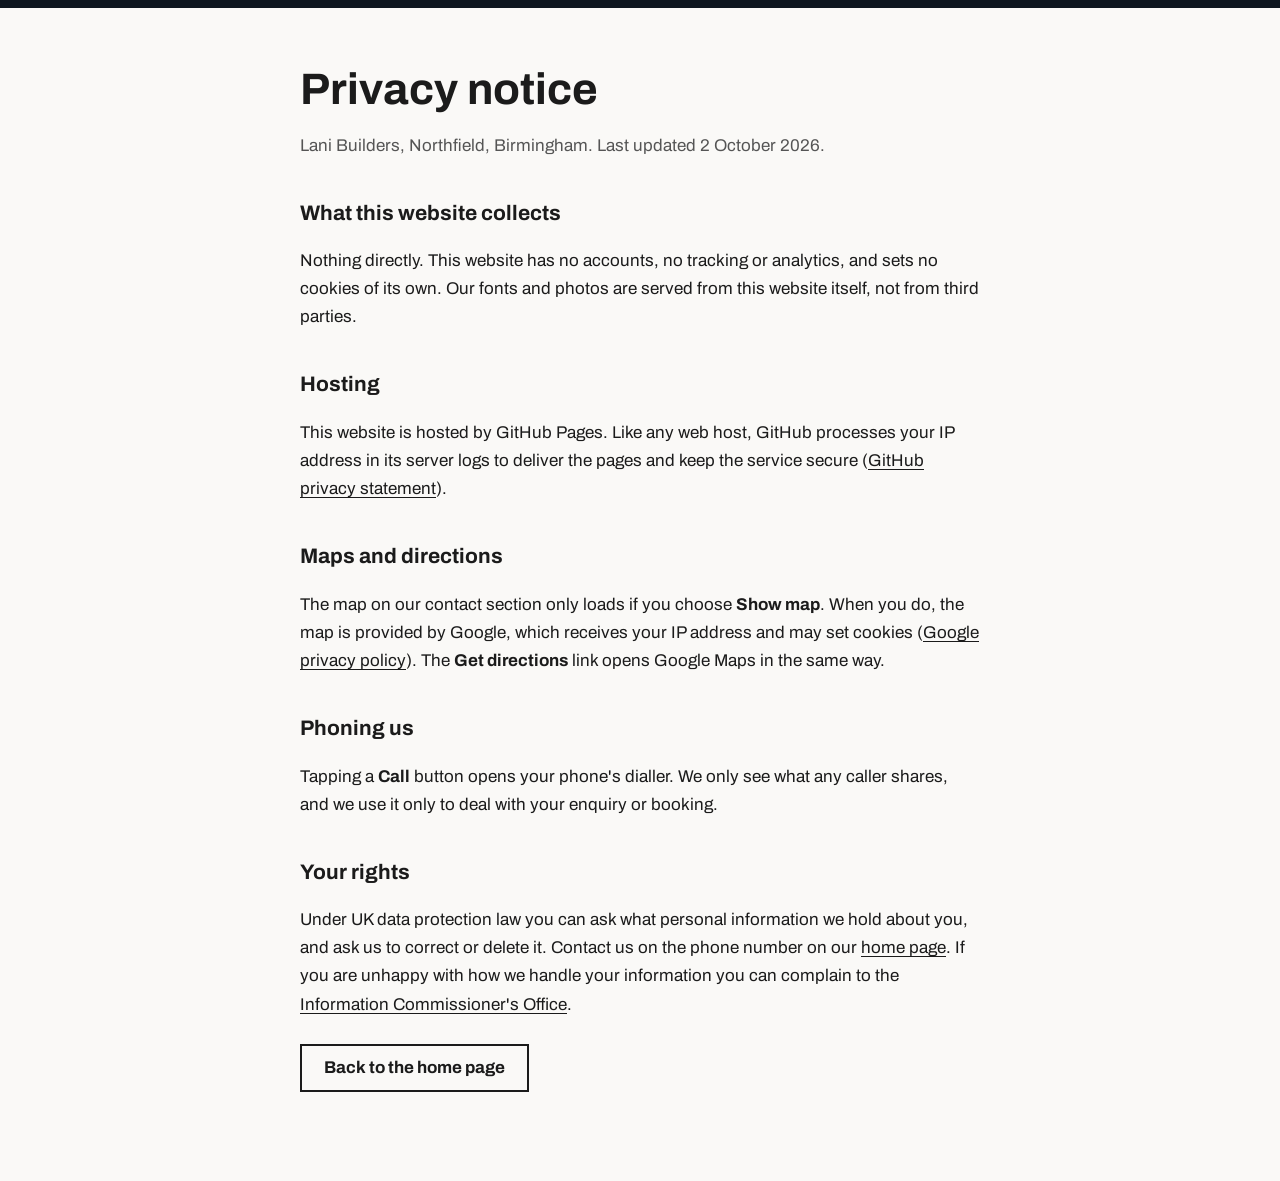
<file: privacy.html>
<!DOCTYPE html>
<html lang="en-GB">
<head>
<meta charset="UTF-8" />
<meta name="viewport" content="width=device-width, initial-scale=1.0" />
<meta http-equiv="Content-Security-Policy" content="default-src 'self'; script-src 'self' 'sha256-gAIMlo4uHwea7LDSu/hGhLXHg8Iu/WQoVQvXGVLwabA='; style-src 'self' 'sha256-57eJlnrxUqkyEdv6kY7QucN0kmx6fy6SdCe80u6zyL4='; img-src 'self' data:; font-src 'self'; frame-src 'none'; connect-src 'self'; form-action 'self'; base-uri 'self'; object-src 'none'; upgrade-insecure-requests" />
<meta name="referrer" content="strict-origin-when-cross-origin" />
<script>if (window.top !== window.self) { try { window.top.location.replace(window.self.location.href); } catch (e) { document.documentElement.hidden = true; } }</script>
<title>Privacy notice | Lani Builders</title>

<link rel="icon" href="data:image/svg+xml,%3Csvg xmlns='http://www.w3.org/2000/svg' viewBox='0 0 64 64'%3E%3Crect width='64' height='64' rx='12' fill='%230f1720'/%3E%3Ctext x='32' y='45' font-family='Arial,sans-serif' font-size='38' font-weight='700' text-anchor='middle' fill='%23f2994a'%3EL%3C/text%3E%3C/svg%3E" />
<meta name="theme-color" content="#0f1720" />
<link rel="stylesheet" href="fonts/fonts.css" />
<style>
  :root{--accent:#0f1720; --ink:#1b1b1b; --muted:#555; --paper:#faf9f7;}
  *{box-sizing:border-box;}
  body{margin:0; background:var(--paper); color:var(--ink); font:400 17px/1.65 'Archivo',system-ui,sans-serif; border-top:8px solid var(--accent);}
  main{max-width:720px; margin:0 auto; padding:56px 20px 72px;}
  h1{font-size:clamp(30px,6vw,44px); line-height:1.15; margin:0 0 12px;}
  h2{font-size:21px; margin:36px 0 8px;}
  .lede{color:var(--muted); margin-bottom:28px;}
  a{color:var(--ink); text-decoration:underline; text-underline-offset:3px;}
  a:focus-visible{outline:3px solid var(--ink); outline-offset:3px;}
  .btn{display:inline-flex; align-items:center; min-height:48px; padding:0 22px; margin:8px 10px 0 0; border:2px solid var(--ink); font-weight:600; text-decoration:none;}
  .btn--solid{background:var(--ink); color:var(--paper);}
</style>
</head>
<body>
<main>
<!-- PLACEHOLDER: business owner to review this notice before publishing -->
<h1>Privacy notice</h1>
<p class="lede">Lani Builders, Northfield, Birmingham. Last updated 2 October 2026.</p>
<h2>What this website collects</h2>
<p>Nothing directly. This website has no accounts, no tracking or analytics, and sets no cookies of its own. Our fonts and photos are served from this website itself, not from third parties.</p>

<h2>Hosting</h2>
<p>This website is hosted by GitHub Pages. Like any web host, GitHub processes your IP address in its server logs to deliver the pages and keep the service secure (<a href="https://docs.github.com/en/site-policy/privacy-policies/github-general-privacy-statement">GitHub privacy statement</a>).</p>
<h2>Maps and directions</h2>
<p>The map on our contact section only loads if you choose <strong>Show map</strong>. When you do, the map is provided by Google, which receives your IP address and may set cookies (<a href="https://policies.google.com/privacy">Google privacy policy</a>). The <strong>Get directions</strong> link opens Google Maps in the same way.</p>
<h2>Phoning us</h2>
<p>Tapping a <strong>Call</strong> button opens your phone's dialler. We only see what any caller shares, and we use it only to deal with your enquiry or booking.</p>
<h2>Your rights</h2>
<p>Under UK data protection law you can ask what personal information we hold about you, and ask us to correct or delete it. Contact us on <!-- PLACEHOLDER: add the business phone number / email for privacy requests -->the phone number on our <a href="./">home page</a><!-- /PLACEHOLDER -->. If you are unhappy with how we handle your information you can complain to the <a href="https://ico.org.uk/make-a-complaint/">Information Commissioner's Office</a>.</p>
<!-- /PLACEHOLDER -->
<p><a class="btn" href="./">Back to the home page</a></p>
</main>
</body>
</html>
</file>
<file: fonts/fonts.css>
/* Self-hosted Google Fonts (latin subset), downloaded 2026-10-02. */
@font-face {
  font-family: 'Archivo';
  font-style: normal;
  font-weight: 400;
  font-stretch: 100%;
  font-display: swap;
  src: url(k3kPo8UDI-1M0wlSV9XAw6lQkqWY8Q82sLydOxI.woff2) format('woff2');
  unicode-range: U+0000-00FF, U+0131, U+0152-0153, U+02BB-02BC, U+02C6, U+02DA, U+02DC, U+0304, U+0308, U+0329, U+2000-206F, U+20AC, U+2122, U+2191, U+2193, U+2212, U+2215, U+FEFF, U+FFFD;
}
@font-face {
  font-family: 'Archivo';
  font-style: normal;
  font-weight: 500;
  font-stretch: 100%;
  font-display: swap;
  src: url(k3kPo8UDI-1M0wlSV9XAw6lQkqWY8Q82sLydOxI.woff2) format('woff2');
  unicode-range: U+0000-00FF, U+0131, U+0152-0153, U+02BB-02BC, U+02C6, U+02DA, U+02DC, U+0304, U+0308, U+0329, U+2000-206F, U+20AC, U+2122, U+2191, U+2193, U+2212, U+2215, U+FEFF, U+FFFD;
}
@font-face {
  font-family: 'Archivo';
  font-style: normal;
  font-weight: 700;
  font-stretch: 100%;
  font-display: swap;
  src: url(k3kPo8UDI-1M0wlSV9XAw6lQkqWY8Q82sLydOxI.woff2) format('woff2');
  unicode-range: U+0000-00FF, U+0131, U+0152-0153, U+02BB-02BC, U+02C6, U+02DA, U+02DC, U+0304, U+0308, U+0329, U+2000-206F, U+20AC, U+2122, U+2191, U+2193, U+2212, U+2215, U+FEFF, U+FFFD;
}
@font-face {
  font-family: 'Archivo';
  font-style: normal;
  font-weight: 800;
  font-stretch: 100%;
  font-display: swap;
  src: url(k3kPo8UDI-1M0wlSV9XAw6lQkqWY8Q82sLydOxI.woff2) format('woff2');
  unicode-range: U+0000-00FF, U+0131, U+0152-0153, U+02BB-02BC, U+02C6, U+02DA, U+02DC, U+0304, U+0308, U+0329, U+2000-206F, U+20AC, U+2122, U+2191, U+2193, U+2212, U+2215, U+FEFF, U+FFFD;
}

/* Added 2026-11-03 for the redesign (OFL, self-hosted, latin). */
@font-face {
  font-family: 'IBM Plex Mono';
  font-style: normal;
  font-weight: 400;
  font-display: swap;
  src: url(ibmplexmono--F63fjptAgt5VM-kVkqdyU8n1i8q1w.woff2) format('woff2');
  unicode-range: U+0000-00FF, U+0131, U+0152-0153, U+02BB-02BC, U+02C6, U+02DA, U+02DC, U+0304, U+0308, U+0329, U+2000-206F, U+20AC, U+2122, U+2191, U+2193, U+2212, U+2215, U+FEFF, U+FFFD;
}
@font-face {
  font-family: 'IBM Plex Mono';
  font-style: normal;
  font-weight: 600;
  font-display: swap;
  src: url(ibmplexmono--F6qfjptAgt5VM-kVkqdyU8n3vAOwlBFgg.woff2) format('woff2');
  unicode-range: U+0000-00FF, U+0131, U+0152-0153, U+02BB-02BC, U+02C6, U+02DA, U+02DC, U+0304, U+0308, U+0329, U+2000-206F, U+20AC, U+2122, U+2191, U+2193, U+2212, U+2215, U+FEFF, U+FFFD;
}
</file>
